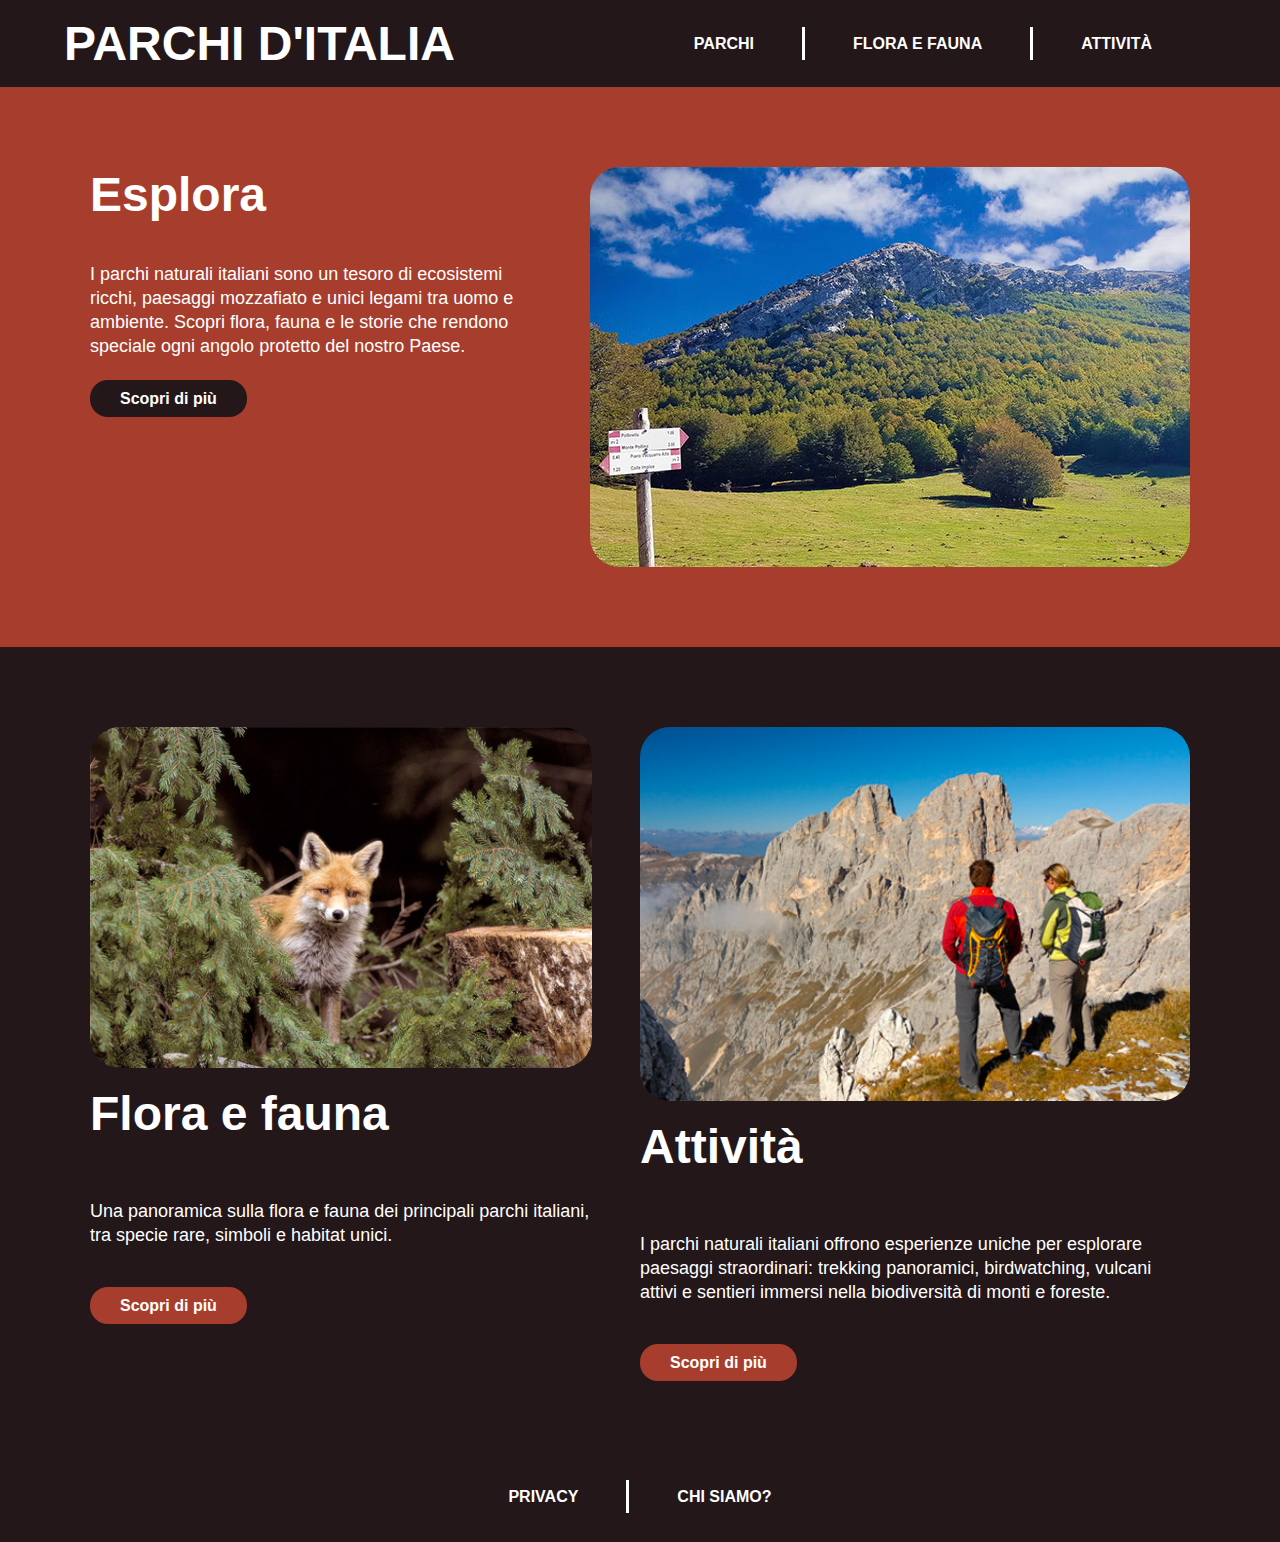
<file: index.html>
<!DOCTYPE html>
<html lang="en">
<head>
    <meta charset="UTF-8">
    <meta name="viewport" content="width=device-width, initial-scale=1.0">
    <title>Parchi d'Italia </title>
    <link rel="stylesheet" href="css/styles.css">
</head>
<body>
    <header>
            <nav> 
                <div class="divisorio">
                    <div>
                            <li><a class="home" href="#home">Parchi d'italia</a></li>
                    </div>
                    <div class="link">
                        <ul> 
                            <li><a class="bordino" href="Parchi.html">Parchi</a></li>
                            <li> <a class="bordino" href="Flora-e-fauna.html">Flora e fauna</a></li>
                            <li><a href="Attività.html">Attività</a></li>
                        </ul>
                    </div>
                </div>
            </nav>
    </header>
<main>
     <section>
        <div class="sezione flex">
            <div>
                <h1>Esplora</h1>
                <p>I parchi naturali italiani sono un tesoro di ecosistemi ricchi, paesaggi mozzafiato e unici legami tra uomo e ambiente. Scopri flora, fauna e le storie che rendono speciale ogni angolo protetto del nostro Paese.</p>
                <li><a class="marrone" href="Parchi.html">Scopri di più</a></li>
            </div >
            <img src="Immagni sito parchi d'Italia/Home.jpg" alt="">
        </div>
     </section>

     <section class="colorato">
        <div class="sezione flex">
            <div class="card">
                <img src="Immagni sito parchi d'Italia/Volpe.jpg" alt="">
                <h1>Flora e fauna</h1>
                <p>Una panoramica sulla flora e fauna dei principali parchi italiani, tra specie rare, simboli e habitat unici.</p>
                <li><a class="rosso" href="Flora-e-fauna.html">Scopri di più</a></li>
            </div>
            <div class="card">
                <img src="Immagni sito parchi d'Italia/attivitahome.jpg" alt="">
                <h1>Attività</h1>
                <p>I parchi naturali italiani offrono esperienze uniche per esplorare paesaggi straordinari: trekking panoramici, birdwatching, vulcani attivi e sentieri immersi nella biodiversità di monti e foreste.</p>
                <li><a class="rosso" href="Attività.html">Scopri di più</a></li>
            </div>
        </div>
    </section>  
</main>
</body>
<footer>       
    <div class="footernav">
        <ul class="link">
            <li><a class="bordino" href="">Privacy</a></li>
            <li><a href="">Chi siamo?</a></li>
        </ul>
    </div>
</footer>
</html>
</file>
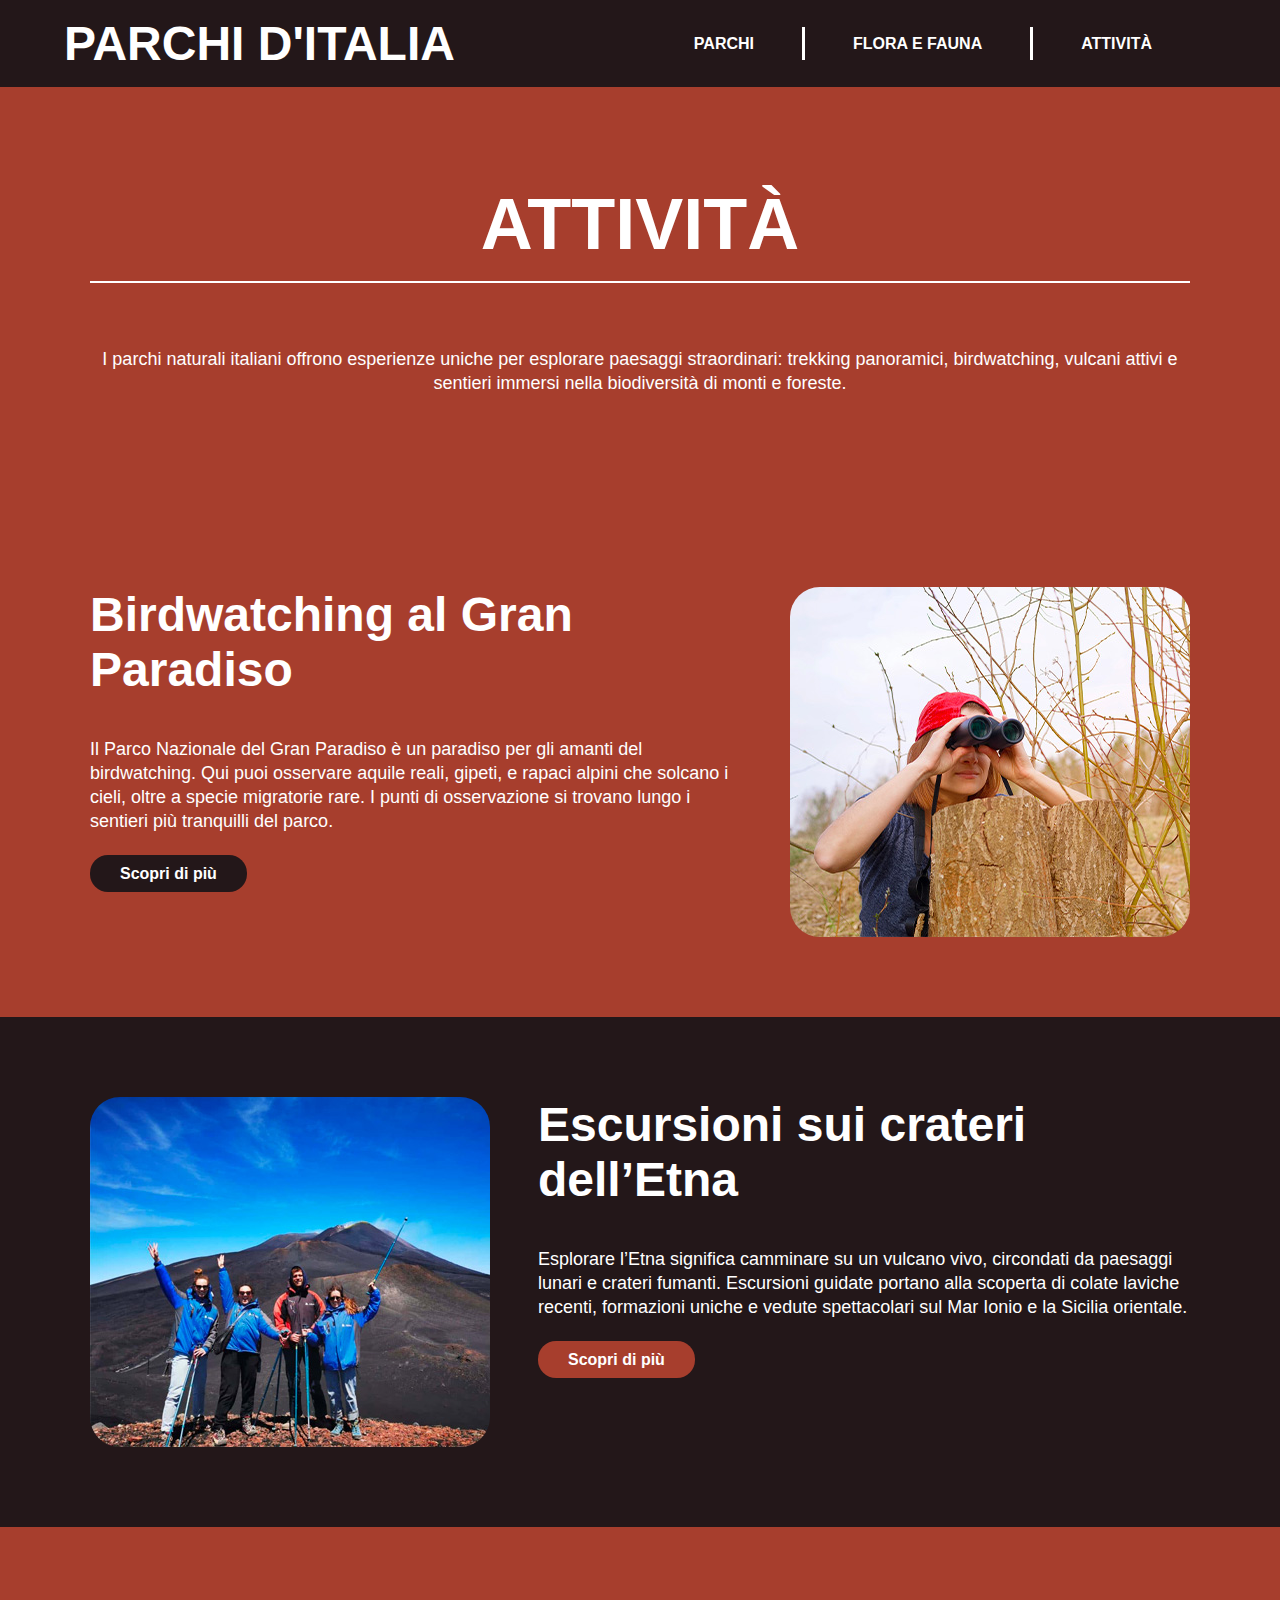
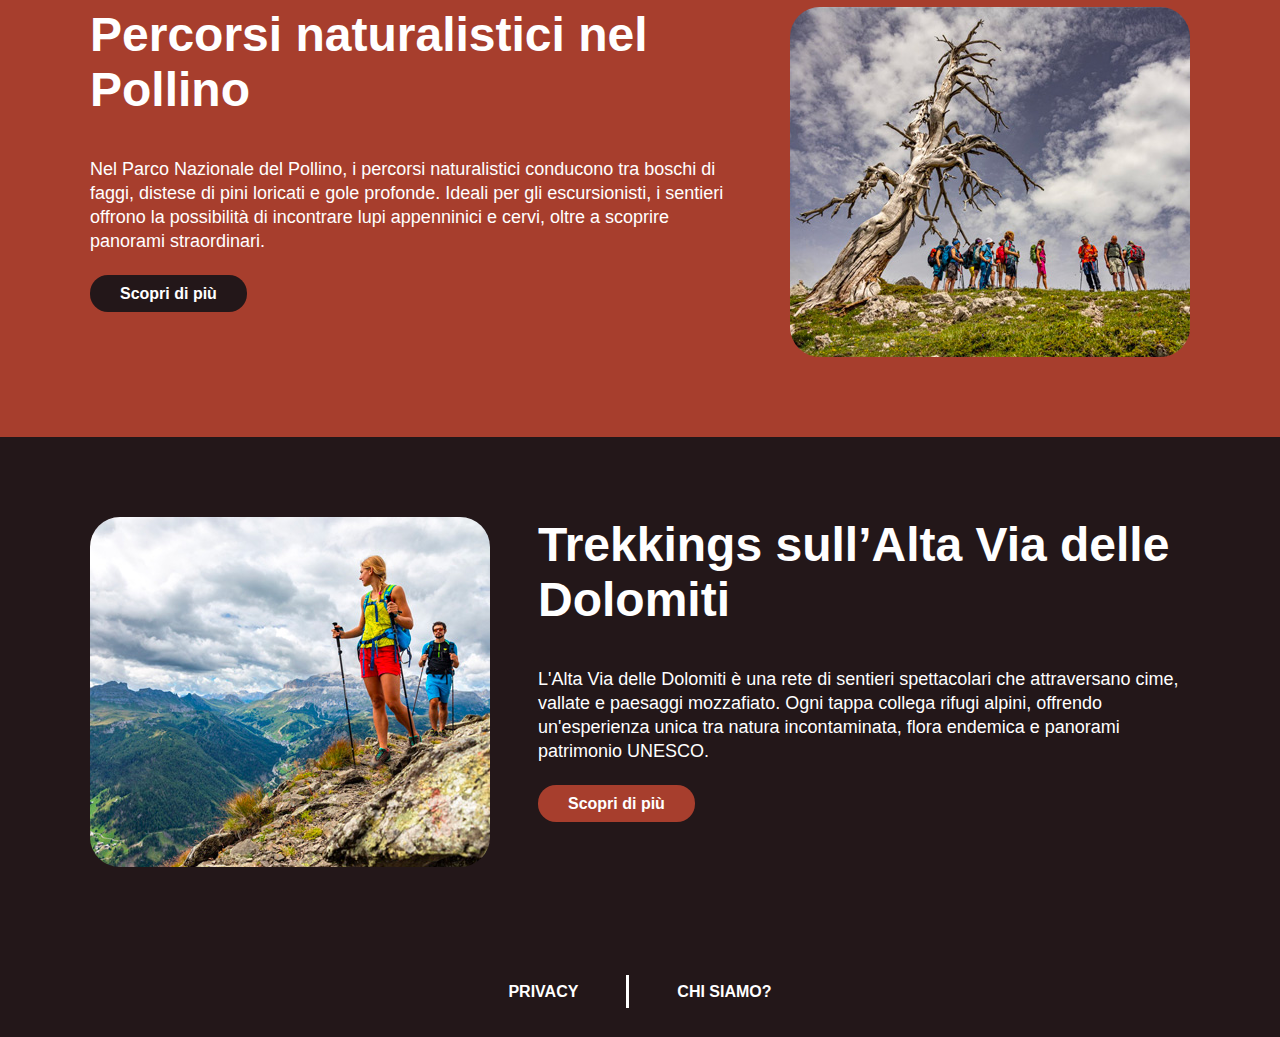
<file: Attività.html>
<!DOCTYPE html>
<html lang="en">
<head>
    <meta charset="UTF-8">
    <meta name="viewport" content="width=device-width, initial-scale=1.0">
    <title>Parchi d'Italia/Attività </title>
    <link rel="stylesheet" href="css/styles.css">

    <body>
        <header>
            <nav> 
                <div class="divisorio">
                    <div><li> <a class="home" href="index.html">Parchi d'italia</a></li></div>
                    <div class="link"><ul> 
                        <li><a class="bordino" href="Parchi.html">Parchi</a></li>
                        <li> <a class="bordino" href="Flora-e-fauna.html">Flora e fauna</a></li>
                        <li><a href="Attività.html">Attività</a></li>
                    </ul></div>
            </div>
            </nav>
    </header>
    <main>
        <Section>
            <div class="sezione hero">
                <h1 class="hero-title">ATTIVITÀ</h1>
                <div class="hero-descrizione">
            <p>I parchi naturali italiani offrono esperienze uniche per esplorare paesaggi straordinari: trekking panoramici, birdwatching, vulcani attivi e sentieri immersi nella biodiversità di monti e foreste.</p>
        </div> 
    </div>
    </Section>

    <section>
        <div class="sezione flex">
            <div>
                <h1>Birdwatching al Gran Paradiso</h1>
                <p>Il Parco Nazionale del Gran Paradiso è un paradiso per gli amanti del birdwatching. Qui puoi osservare aquile reali, gipeti, e rapaci alpini che solcano i cieli, oltre a specie migratorie rare. I punti di osservazione si trovano lungo i sentieri più tranquilli del parco.</p>
                <li><a class="marrone" href="Parco_1.html">Scopri di più</a></li>
            </div>
            <img src="Immagni sito parchi d'Italia/12.jpg" alt="">
             </div>
        </div>
    </section>

    <section class="colorato">
        <div class="sezione flex reverse">
            <div>
                <h1>Escursioni sui crateri dell’Etna</h1>
                <p>Esplorare l’Etna significa camminare su un vulcano vivo, circondati da paesaggi lunari e crateri fumanti. Escursioni guidate portano alla scoperta di colate laviche recenti, formazioni uniche e vedute spettacolari sul Mar Ionio e la Sicilia orientale.</p>
                <li><a class="rosso" href="Parco_2.html">Scopri di più</a></li>
            </div>
                <img src="Immagni sito parchi d'Italia/13.jpg" alt="">
            </div>
    </section>

    <section>
        <div class="sezione flex">
            <div>
                    <h1>Percorsi naturalistici nel Pollino</h1>
                    <p>Nel Parco Nazionale del Pollino, i percorsi naturalistici conducono tra boschi di faggi, distese di pini loricati e gole profonde. Ideali per gli escursionisti, i sentieri offrono la possibilità di incontrare lupi appenninici e cervi, oltre a scoprire panorami straordinari.</p>
                    <li><a class="marrone" href="Parco_3.html">Scopri di più</a></li>
                </div>
                    <img src="Immagni sito parchi d'Italia/14.jpg" alt="">
                </div>
            </div>
    </section>

    <section class="colorato">
        <div class="sezione flex reverse">
            <div>
            <h1>Trekkings sull’Alta Via delle Dolomiti</h1>
                <p>L'Alta Via delle Dolomiti è una rete di sentieri spettacolari che attraversano cime, vallate e paesaggi mozzafiato. Ogni tappa collega rifugi alpini, offrendo un'esperienza unica tra natura incontaminata, flora endemica e panorami patrimonio UNESCO.</p>
                <li><a class="rosso" href="Parco_4.html">Scopri di più</a></li>
            </div>
                <img src="Immagni sito parchi d'Italia/15.jpg" alt="">
            </div>
        </div>
    </section>
    </main>
    
    <footer>       
        <div class="footernav">
            <ul class="link">
                <li><a class="bordino" href="">Privacy</a></li>
                <li><a href="">Chi siamo?</a></li>
            </ul>
        </div>
    </footer>
</body>
</html>
    </body>
</file>
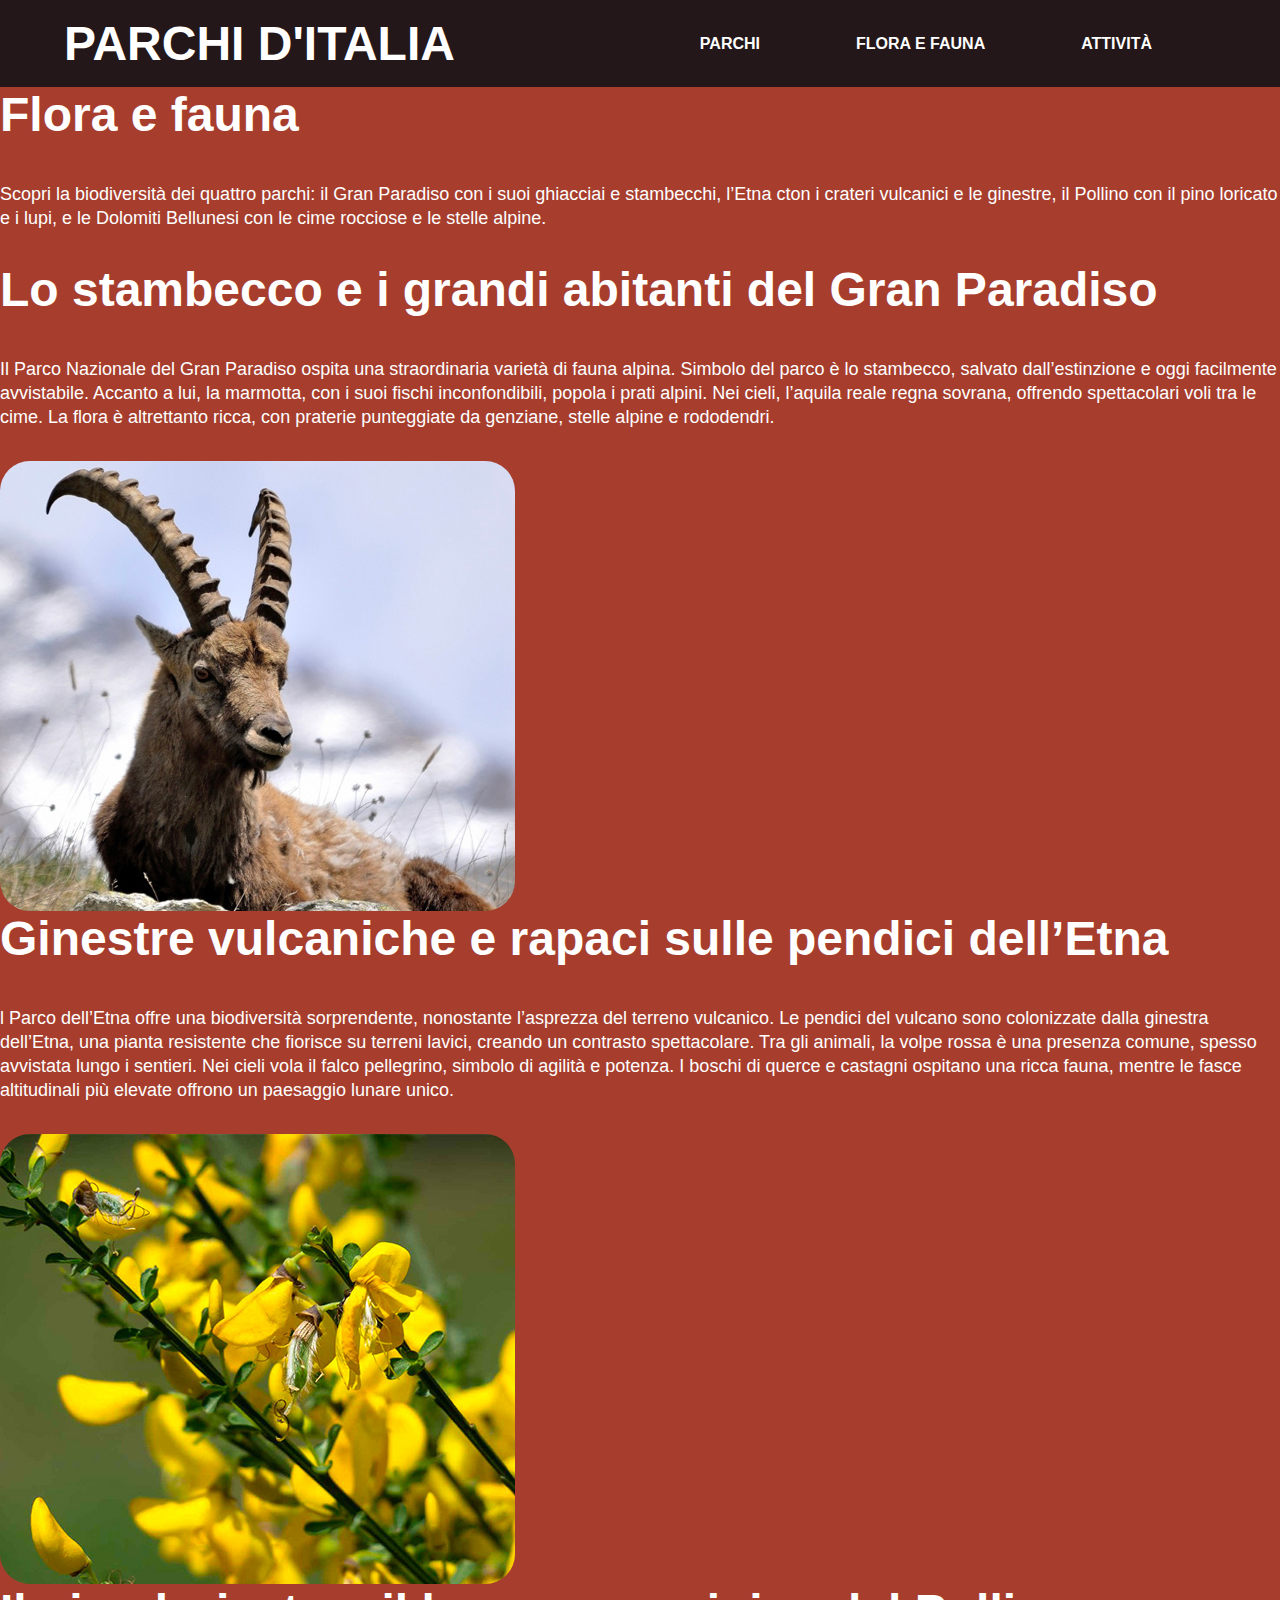
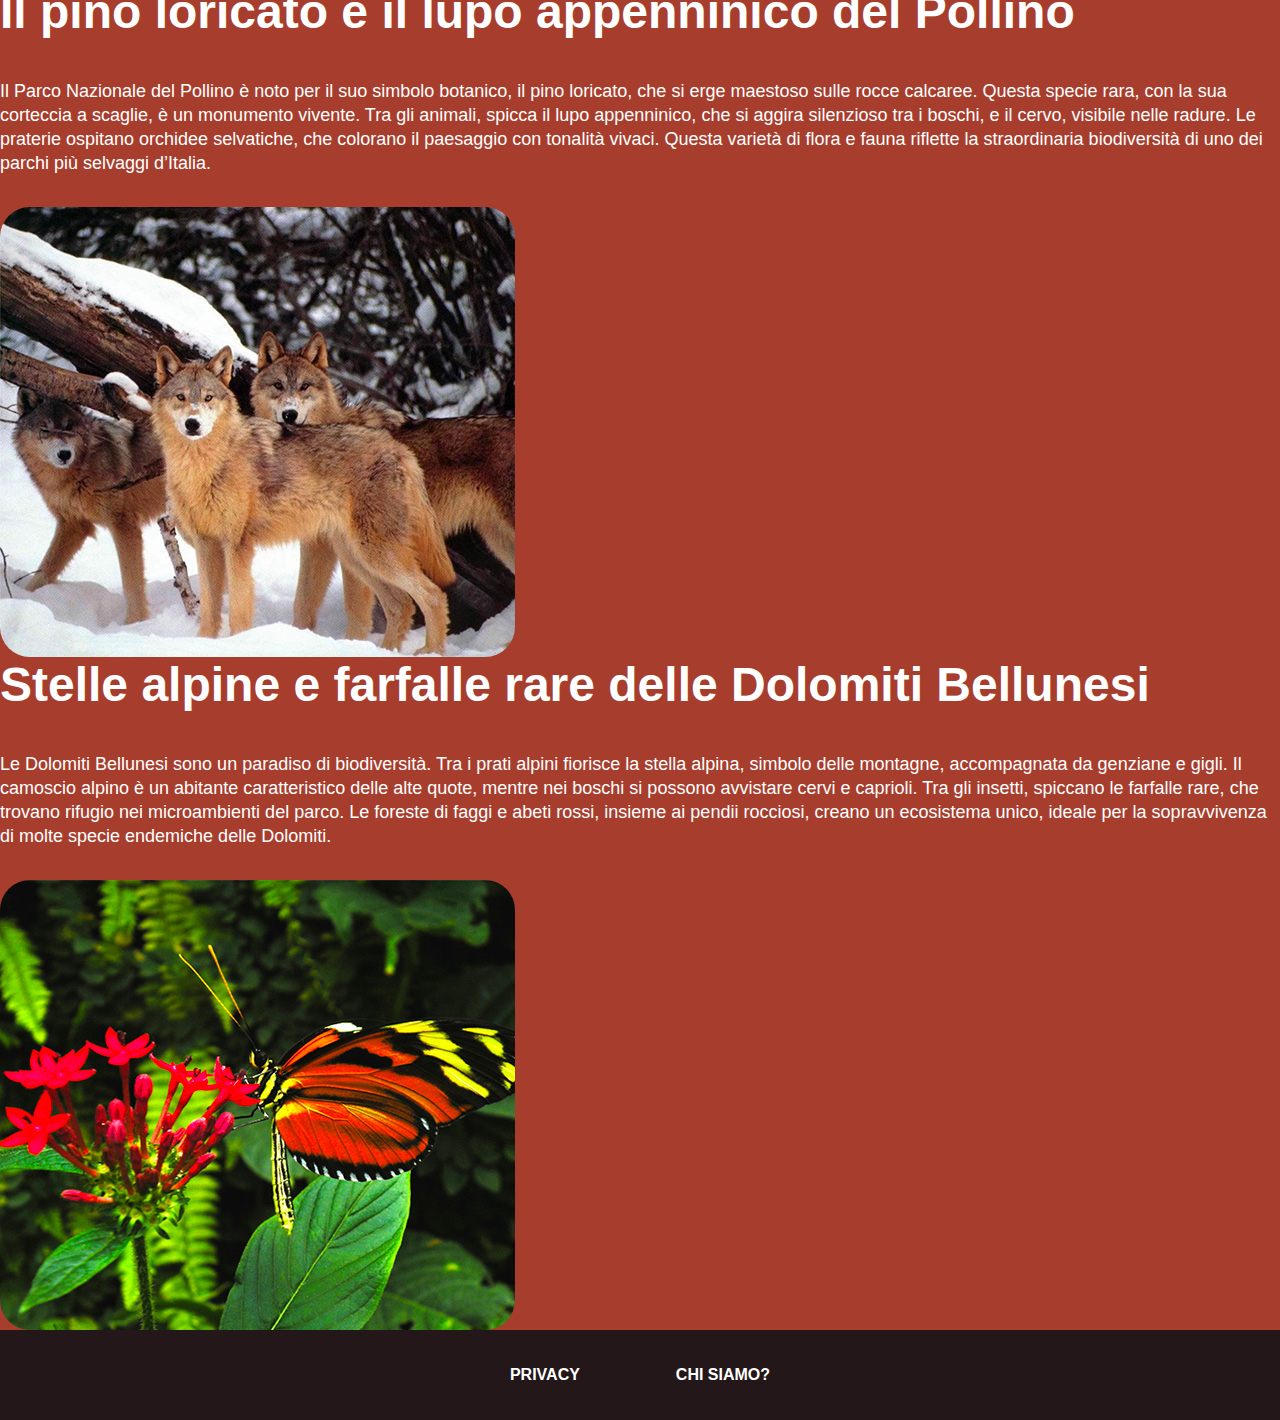
<file: Flora e fauna.html>
<!DOCTYPE html>
<html lang="en">
<head>
    <meta charset="UTF-8">
    <meta name="viewport" content="width=device-width, initial-scale=1.0">
    <title>Parchi d'Italia </title>
    <link rel="stylesheet" href="css/styles.css">

    <body>
        <header>
            <nav> 
                <div class="divisorio">
                <div> <ul><li> <a class="home" href="">Parchi d'italia</a></li></ul></div>
                <div class="link"><ul> 
                    <li><a class="giovanni" href="">Parchi</a></li>
                    <li> <a class="giovanni" href="">Flora e fauna</a></li>
                    <li><a href="">Attività</a></li>
                </ul></div>
            </div>
            </nav>
    </header>
    <main>
        <Section class="Intro">
            <h1>Flora e fauna</h1>
            <p>Scopri la biodiversità dei quattro parchi: il Gran Paradiso con i suoi ghiacciai e stambecchi, l’Etna cton i crateri vulcanici e le ginestre, il Pollino con il pino loricato e i lupi, e le Dolomiti Bellunesi con le cime rocciose e le stelle alpine.</p>
    </Section>

    <section class="Parco Nazionale del Gran Paradiso">
        <h1>Lo stambecco e i grandi abitanti del Gran Paradiso</h1>
        <p>Il Parco Nazionale del Gran Paradiso ospita una straordinaria varietà di fauna alpina. Simbolo del parco è lo stambecco, salvato dall’estinzione e oggi facilmente avvistabile. Accanto a lui, la marmotta, con i suoi fischi inconfondibili, popola i prati alpini. Nei cieli, l’aquila reale regna sovrana, offrendo spettacolari voli tra le cime. La flora è altrettanto ricca, con praterie punteggiate da genziane, stelle alpine e rododendri. </p>
       <div class="imgfloraefauna"> <img src="Immagni sito parchi d'Italia/1.jpg" alt=""></div>
    </section>

    <section class="Parco dell’Etna">
        <h1>Ginestre vulcaniche e rapaci sulle pendici dell’Etna</h1>
        <p>l Parco dell’Etna offre una biodiversità sorprendente, nonostante l’asprezza del terreno vulcanico. Le pendici del vulcano sono colonizzate dalla ginestra dell’Etna, una pianta resistente che fiorisce su terreni lavici, creando un contrasto spettacolare. Tra gli animali, la volpe rossa è una presenza comune, spesso avvistata lungo i sentieri. Nei cieli vola il falco pellegrino, simbolo di agilità e potenza. I boschi di querce e castagni ospitano una ricca fauna, mentre le fasce altitudinali più elevate offrono un paesaggio lunare unico.</p> 
        <div class="imgfloraefauna"><img src="Immagni sito parchi d'Italia/2.jpg" alt=""></div>
    </section>

    <section class="Parco Nazionale del Pollino">
        <h1>Il pino loricato e il lupo appenninico del Pollino</h1>
        <p>Il Parco Nazionale del Pollino è noto per il suo simbolo botanico, il pino loricato, che si erge maestoso sulle rocce calcaree. Questa specie rara, con la sua corteccia a scaglie, è un monumento vivente. Tra gli animali, spicca il lupo appenninico, che si aggira silenzioso tra i boschi, e il cervo, visibile nelle radure. Le praterie ospitano orchidee selvatiche, che colorano il paesaggio con tonalità vivaci. Questa varietà di flora e fauna riflette la straordinaria biodiversità di uno dei parchi più selvaggi d’Italia.</p>        
        <div class="imgfloraefauna"><img src="Immagni sito parchi d'Italia/3.jpg" alt=""></div>
    </section>

    <section class="Parco Nazionale delle Dolomiti Bellunesi">
        <h1>Stelle alpine e farfalle rare delle Dolomiti Bellunesi</h1>
        <p>Le Dolomiti Bellunesi sono un paradiso di biodiversità. Tra i prati alpini fiorisce la stella alpina, simbolo delle montagne, accompagnata da genziane e gigli. Il camoscio alpino è un abitante caratteristico delle alte quote, mentre nei boschi si possono avvistare cervi e caprioli. Tra gli insetti, spiccano le farfalle rare, che trovano rifugio nei microambienti del parco. Le foreste di faggi e abeti rossi, insieme ai pendii rocciosi, creano un ecosistema unico, ideale per la sopravvivenza di molte specie endemiche delle Dolomiti.</p>
        <div class="imgfloraefauna"><img src="Immagni sito parchi d'Italia/4.jpg" alt=""></div>
    </section>
    </main>
    
    <footer>       
        <div class="footernav">
            <ul class="link">
                <li><a class="giovanni" href="">Privacy</a></li>
                <li><a href="">Chi siamo?</a></li>
            </ul>
        </div>
    </footer>
</body>
</html>
    </body>
</file>
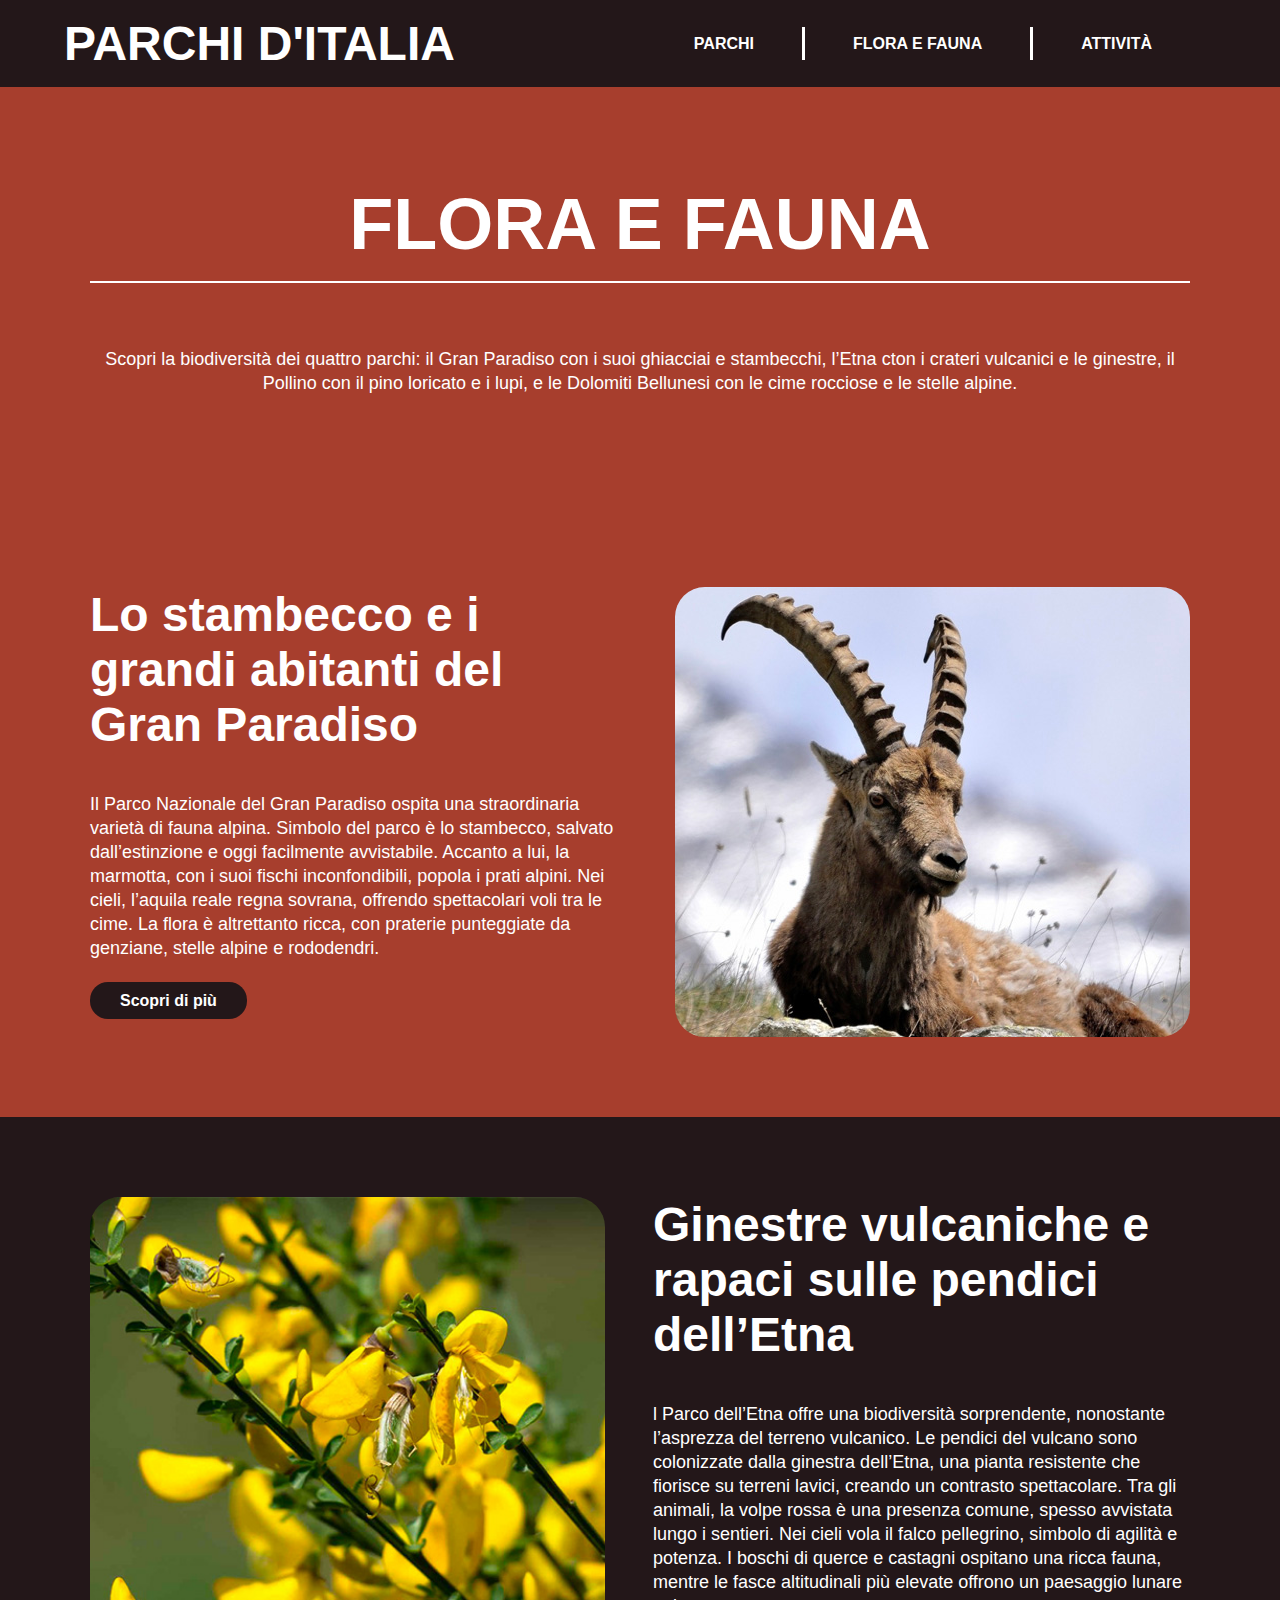
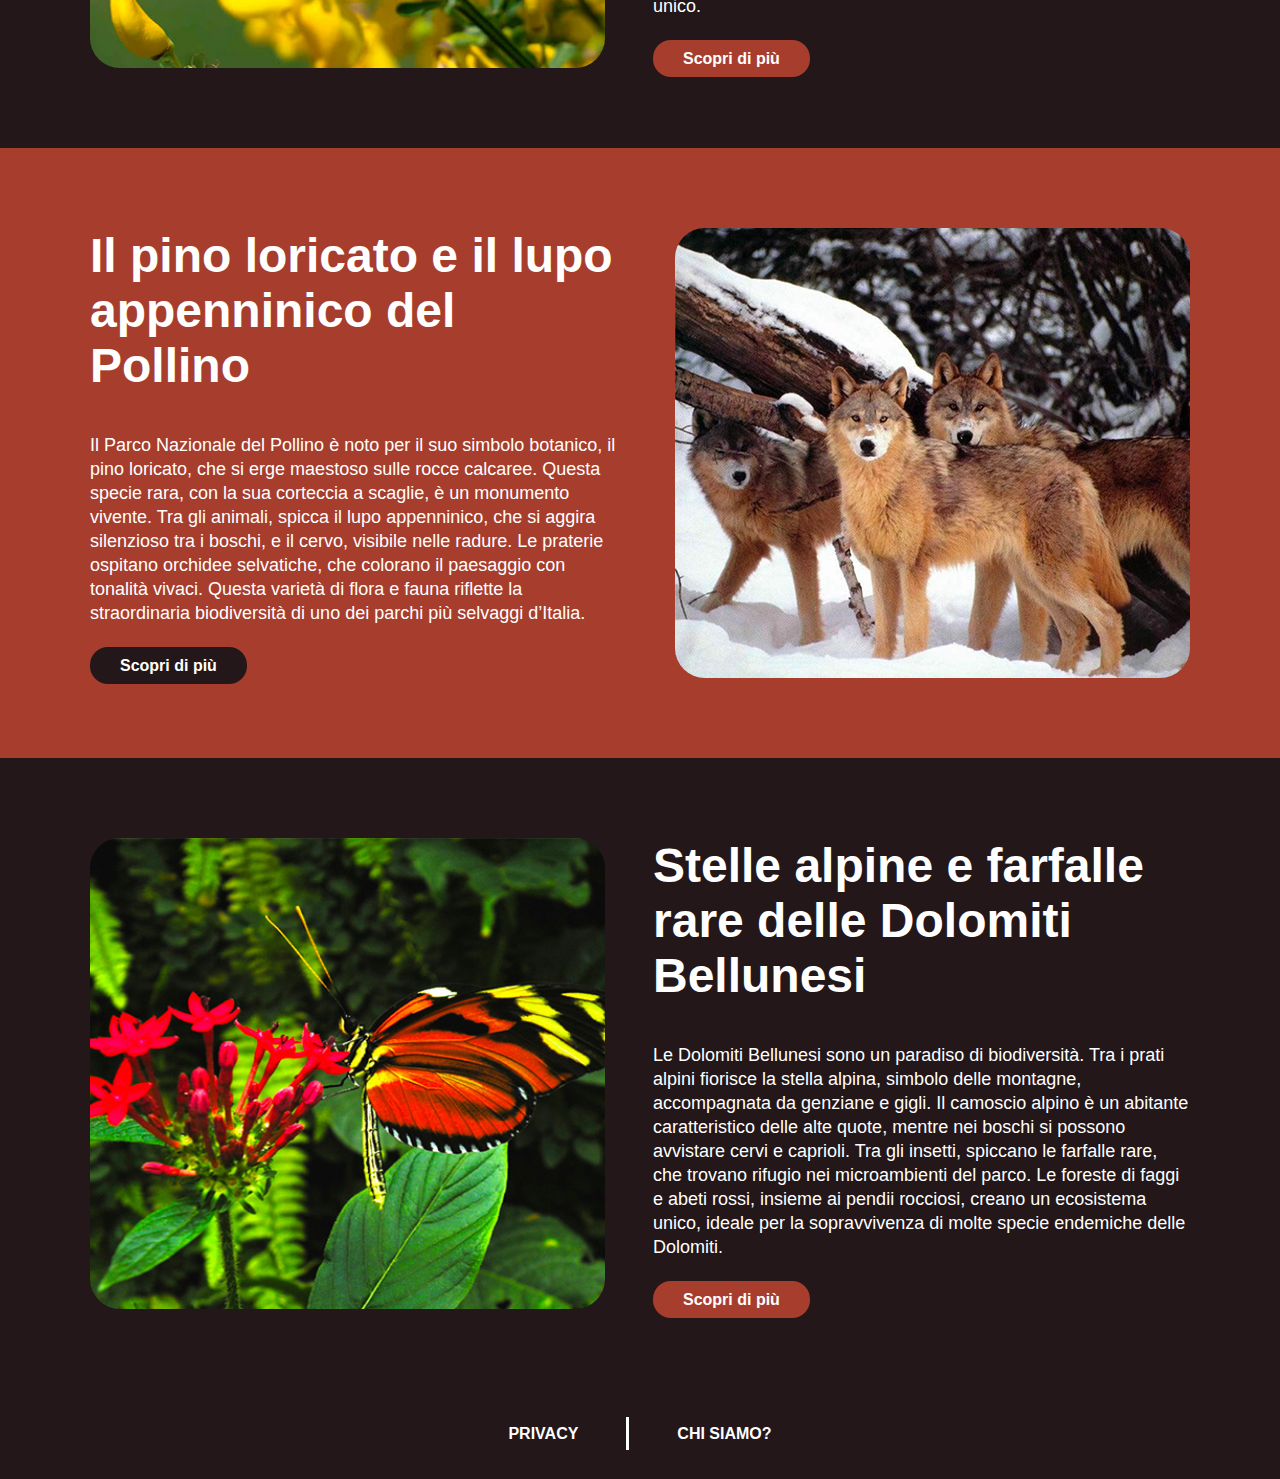
<file: Flora-e-fauna.html>
<!DOCTYPE html>
<html lang="en">
<head>
    <meta charset="UTF-8">
    <meta name="viewport" content="width=device-width, initial-scale=1.0">
    <title>Parchi d'Italia/Flora e fauna </title>
    <link rel="stylesheet" href="css/styles.css">

    <body>
        <header>
            <nav> 
                <div class="divisorio">
                    <div><li> <a class="home" href="index.html">Parchi d'italia</a></li></div>
                    <div class="link"><ul> 
                        <li><a class="bordino" href="Parchi.html">Parchi</a></li>
                        <li> <a class="bordino" href="Flora-e-fauna.html">Flora e fauna</a></li>
                        <li><a href="Attività.html">Attività</a></li>
                    </ul></div>
            </div>
            </nav>
    </header>
    <main>
        <Section>
            <div class="sezione hero">
                <h1 class="hero-title">FLORA E FAUNA</h1>
                <div class="hero-descrizione">
                    <p>Scopri la biodiversità dei quattro parchi: il Gran Paradiso con i suoi ghiacciai e stambecchi, l’Etna cton i crateri vulcanici e le ginestre, il Pollino con il pino loricato e i lupi, e le Dolomiti Bellunesi con le cime rocciose e le stelle alpine.</p>
                </div> 
            </div>
    </Section>

    <section>
        <div class="sezione flex">
           <div> 
                <h1>Lo stambecco e i grandi abitanti del Gran Paradiso</h1>
                <p>Il Parco Nazionale del Gran Paradiso ospita una straordinaria varietà di fauna alpina. Simbolo del parco è lo stambecco, salvato dall’estinzione e oggi facilmente avvistabile. Accanto a lui, la marmotta, con i suoi fischi inconfondibili, popola i prati alpini. Nei cieli, l’aquila reale regna sovrana, offrendo spettacolari voli tra le cime. La flora è altrettanto ricca, con praterie punteggiate da genziane, stelle alpine e rododendri. </p>
                <li><a class="marrone" href="Parco_1.html">Scopri di più</a></li>
            </div>
            <img src="Immagni sito parchi d'Italia/1.jpg" alt="">
        </div>
    </section>

    <section class="colorato">
        <div class="sezione flex reverse">
            <div>
                <h1>Ginestre vulcaniche e rapaci sulle pendici dell’Etna</h1>
                <p>l Parco dell’Etna offre una biodiversità sorprendente, nonostante l’asprezza del terreno vulcanico. Le pendici del vulcano sono colonizzate dalla ginestra dell’Etna, una pianta resistente che fiorisce su terreni lavici, creando un contrasto spettacolare. Tra gli animali, la volpe rossa è una presenza comune, spesso avvistata lungo i sentieri. Nei cieli vola il falco pellegrino, simbolo di agilità e potenza. I boschi di querce e castagni ospitano una ricca fauna, mentre le fasce altitudinali più elevate offrono un paesaggio lunare unico.</p> 
                <li><a class="rosso" href="Parco_2.html">Scopri di più</a></li>
            </div>
            <img src="Immagni sito parchi d'Italia/2.jpg" alt="">
        </div>
    </section>

    <section>
        <div class="sezione flex">
            <div>
                <h1>Il pino loricato e il lupo appenninico del Pollino</h1>
                <p>Il Parco Nazionale del Pollino è noto per il suo simbolo botanico, il pino loricato, che si erge maestoso sulle rocce calcaree. Questa specie rara, con la sua corteccia a scaglie, è un monumento vivente. Tra gli animali, spicca il lupo appenninico, che si aggira silenzioso tra i boschi, e il cervo, visibile nelle radure. Le praterie ospitano orchidee selvatiche, che colorano il paesaggio con tonalità vivaci. Questa varietà di flora e fauna riflette la straordinaria biodiversità di uno dei parchi più selvaggi d’Italia.</p>
                <li><a class="marrone" href="Parco_3.html">Scopri di più</a></li>
            </div>      
            <img src="Immagni sito parchi d'Italia/3.jpg" alt="">
        </div>
    </section>

    <section class="colorato">
        <div class="sezione flex reverse">
            <div>
            <h1>Stelle alpine e farfalle rare delle Dolomiti Bellunesi</h1>
            <p>Le Dolomiti Bellunesi sono un paradiso di biodiversità. Tra i prati alpini fiorisce la stella alpina, simbolo delle montagne, accompagnata da genziane e gigli. Il camoscio alpino è un abitante caratteristico delle alte quote, mentre nei boschi si possono avvistare cervi e caprioli. Tra gli insetti, spiccano le farfalle rare, che trovano rifugio nei microambienti del parco. Le foreste di faggi e abeti rossi, insieme ai pendii rocciosi, creano un ecosistema unico, ideale per la sopravvivenza di molte specie endemiche delle Dolomiti.</p>
            <li><a class="rosso" href="Parco_4.html">Scopri di più</a></li>
            </div>
            <img src="Immagni sito parchi d'Italia/4.jpg" alt="">
        </div>
    </section>
    </main>
    
    <footer>       
        <div class="footernav">
            <ul class="link">
                <li><a class="bordino" href="">Privacy</a></li>
                <li><a href="">Chi siamo?</a></li>
            </ul>
        </div>
    </footer>
</body>
</html>
    </body>
</file>
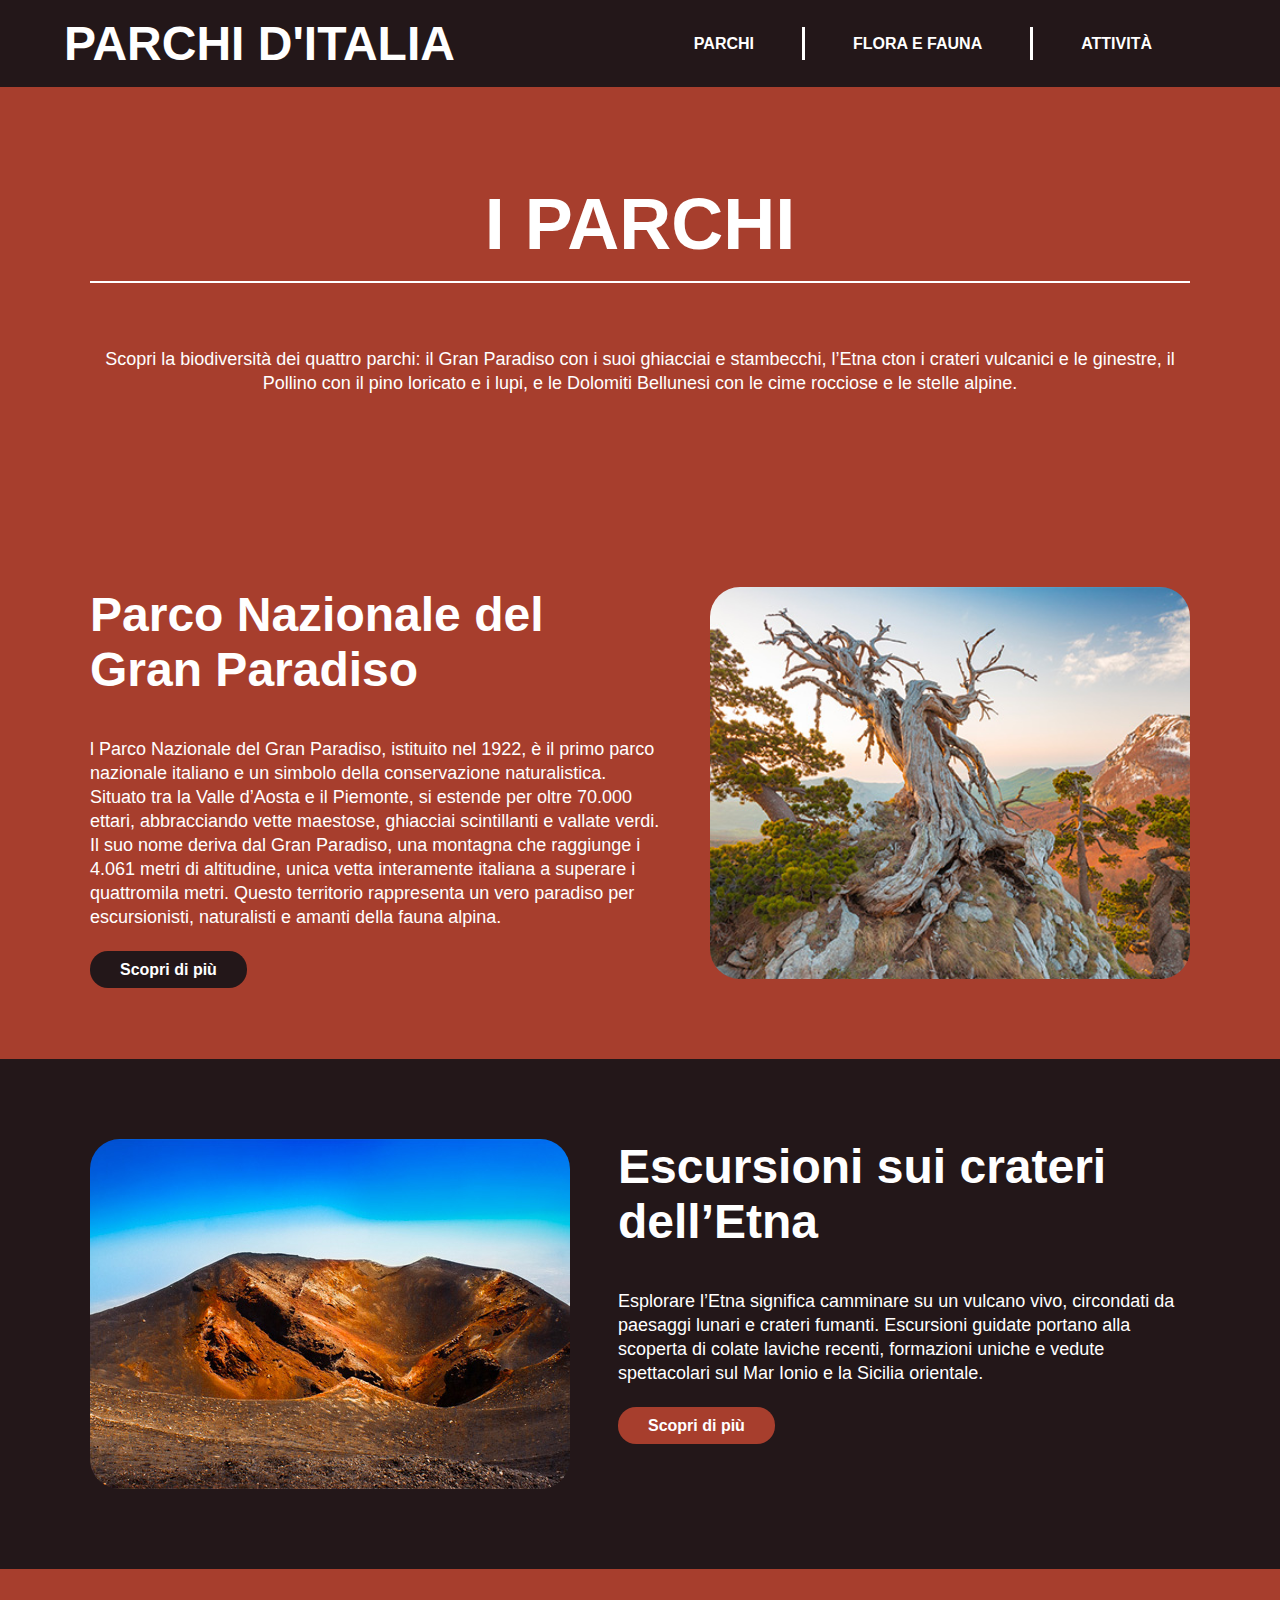
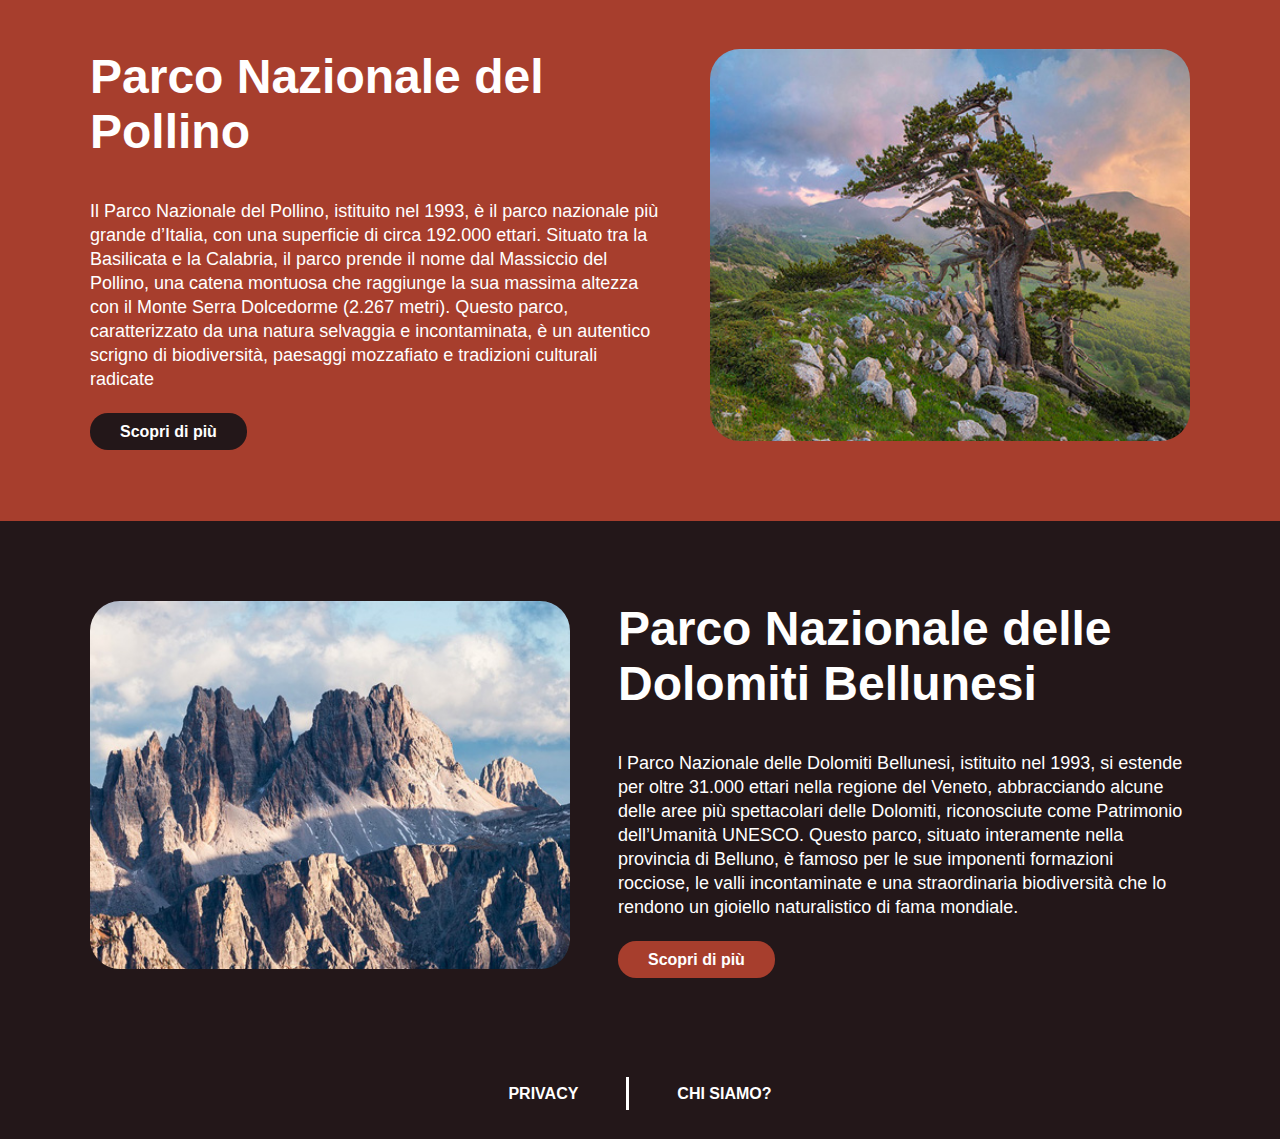
<file: Parchi.html>
<!DOCTYPE html>
<html lang="en">
<head>
    <meta charset="UTF-8">
    <meta name="viewport" content="width=device-width, initial-scale=1.0">
    <title>Parchi d'Italia </title>
    <link rel="stylesheet" href="css/styles.css">

    <body>
        <header>
            <nav> 
                <div class="divisorio">
                    <div><li> <a class="home" href="index.html">Parchi d'italia</a></li></div>
                    <div class="link"><ul> 
                        <li><a class="bordino" href="Parchi.html">Parchi</a></li>
                        <li> <a class="bordino" href="Flora-e-fauna.html">Flora e fauna</a></li>
                        <li><a href="Attività.html">Attività</a></li>
                    </ul></div>
            </div>
            </nav>
    </header>
    <main>
        <Section>
            <div class="sezione hero">
                <h1 class="hero-title">I PARCHI</h1>
                <div class="hero-descrizione">
            <P>Scopri la biodiversità dei quattro parchi: il Gran Paradiso con i suoi ghiacciai e stambecchi, l’Etna cton i crateri vulcanici e le ginestre, il Pollino con il pino loricato e i lupi, e le Dolomiti Bellunesi con le cime rocciose e le stelle alpine.
            </P>
        </div> 
    </div>
    </Section>

    <section>
        <div class="sezione flex">
            <div>
                <h1>Parco Nazionale del Gran Paradiso</h1>
                <p>l Parco Nazionale del Gran Paradiso, istituito nel 1922, è il primo parco nazionale italiano e un simbolo della conservazione naturalistica. Situato tra la Valle d’Aosta e il Piemonte, si estende per oltre 70.000 ettari, abbracciando vette maestose, ghiacciai scintillanti e vallate verdi. Il suo nome deriva dal Gran Paradiso, una montagna che raggiunge i 4.061 metri di altitudine, unica vetta interamente italiana a superare i quattromila metri. Questo territorio rappresenta un vero paradiso per escursionisti, naturalisti e amanti della fauna alpina.</p>
                <li><a class="marrone" href="Parco_1.html">Scopri di più</a></li>
            </div>
            <img src="Immagni sito parchi d'Italia/8.jpg" alt="">
             </div>
        </div>
    </section>

        <section class="colorato">
        <div class="sezione flex reverse">
            <div>
                <h1>Escursioni sui crateri dell’Etna</h1>
                <p>Esplorare l’Etna significa camminare su un vulcano vivo, circondati da paesaggi lunari e crateri fumanti. Escursioni guidate portano alla scoperta di colate laviche recenti, formazioni uniche e vedute spettacolari sul Mar Ionio e la Sicilia orientale.</p>
                <li><a class="rosso" href="Parco_2.html">Scopri di più</a></li>
            </div>
                <img src="Immagni sito parchi d'Italia/9.jpg" alt="">
            </div>
    </section>
    
    <section>
        <div class="sezione flex">
            <div>
                <h1>Parco Nazionale del Pollino</h1>
                <p>Il Parco Nazionale del Pollino, istituito nel 1993, è il parco nazionale più grande d’Italia, con una superficie di circa 192.000 ettari. Situato tra la Basilicata e la Calabria, il parco prende il nome dal Massiccio del Pollino, una catena montuosa che raggiunge la sua massima altezza con il Monte Serra Dolcedorme (2.267 metri). Questo parco, caratterizzato da una natura selvaggia e incontaminata, è un autentico scrigno di biodiversità, paesaggi mozzafiato e tradizioni culturali radicate</p>
                <li><a class="marrone" href="Parco_3.html">Scopri di più</a></li>
            </div>
            <img src="Immagni sito parchi d'Italia/10.jpg" alt="">
             </div>
        </div>
    </section>
   
    <section class="colorato">
        <div class="sezione flex reverse">
            <div>
                <h1>Parco Nazionale delle Dolomiti Bellunesi</h1>
                <p>l Parco Nazionale delle Dolomiti Bellunesi, istituito nel 1993, si estende per oltre 31.000 ettari nella regione del Veneto, abbracciando alcune delle aree più spettacolari delle Dolomiti, riconosciute come Patrimonio dell’Umanità UNESCO. Questo parco, situato interamente nella provincia di Belluno, è famoso per le sue imponenti formazioni rocciose, le valli incontaminate e una straordinaria biodiversità che lo rendono un gioiello naturalistico di fama mondiale.</p>
                <li><a class="rosso" href="Parco_4.html">Scopri di più</a></li>
            </div>
                <img src="Immagni sito parchi d'Italia/11.jpg" alt="">
            </div>
    </section>
    </main>
    
    <footer>       
        <div class="footernav">
            <ul class="link">
                <li><a class="bordino" href="">Privacy</a></li>
                <li><a href="">Chi siamo?</a></li>
            </ul>
        </div>
    </footer>
</body>
</html>
    </body>
</file>
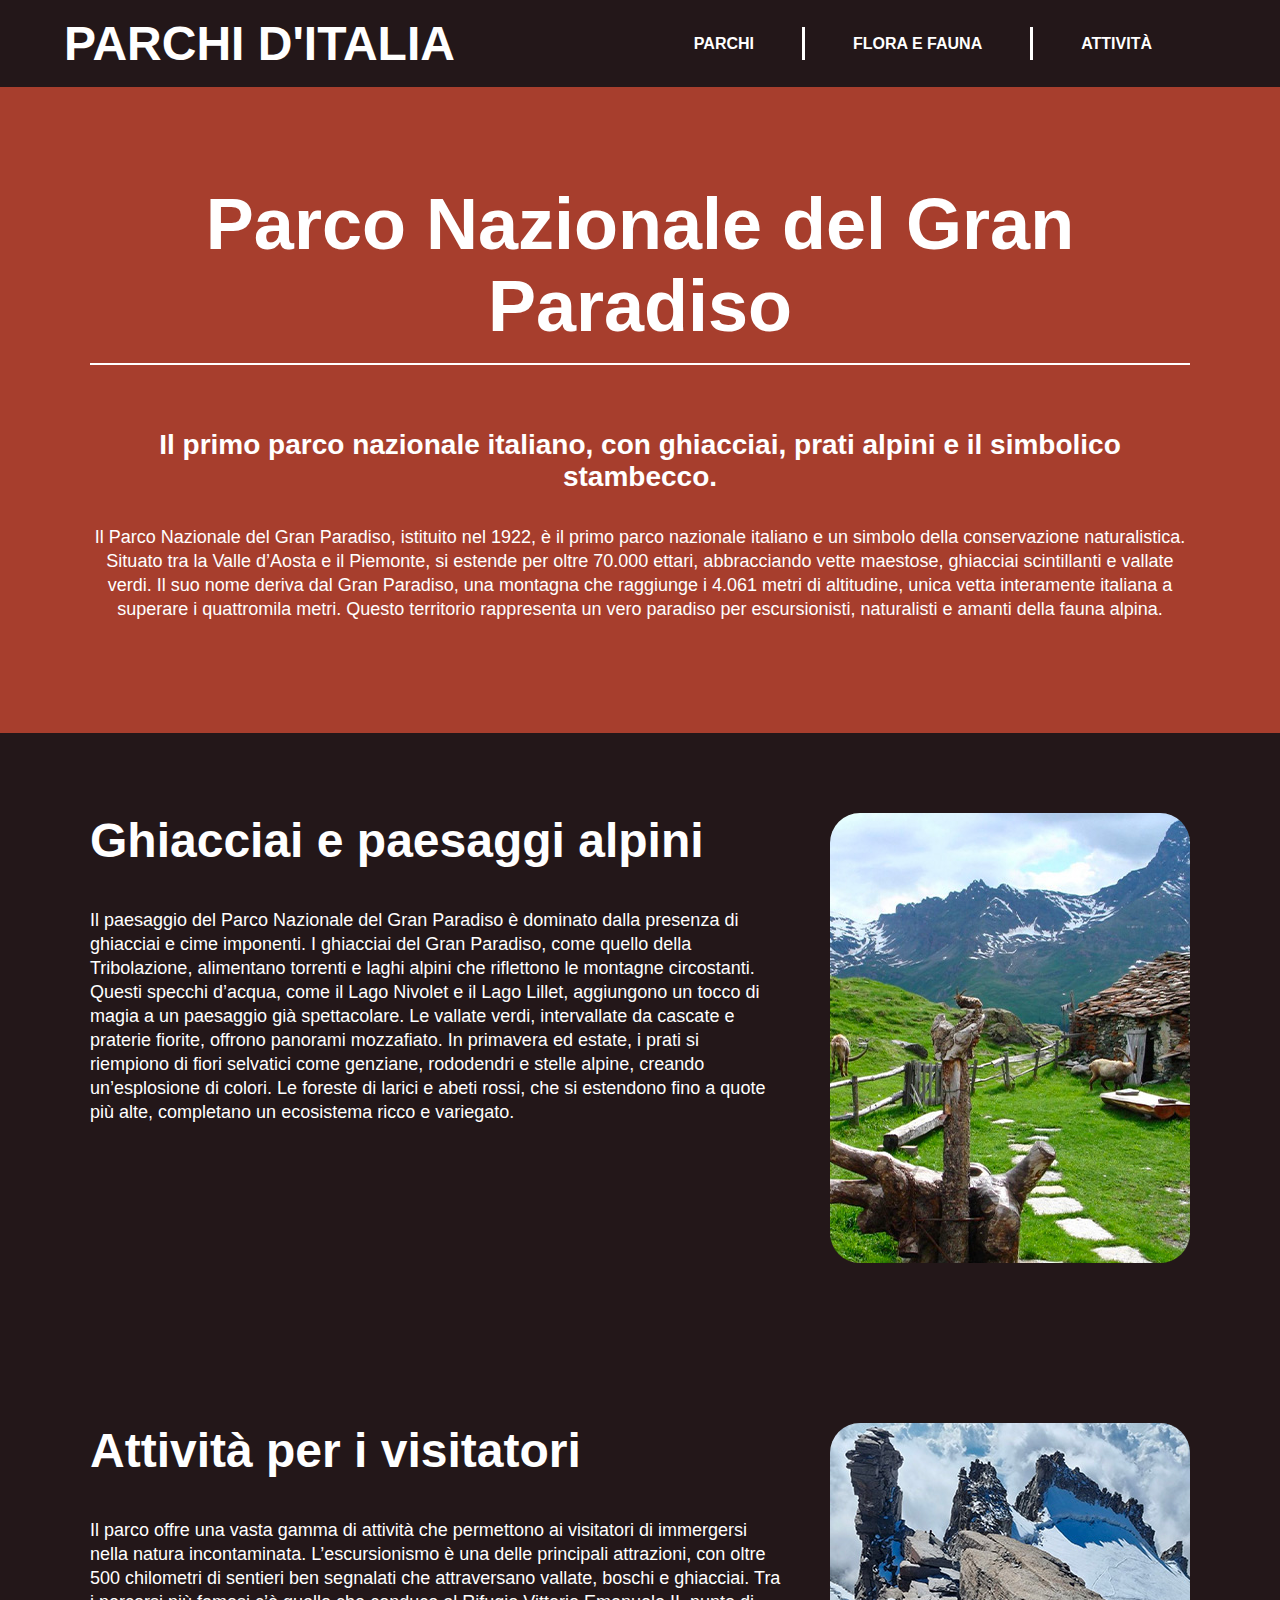
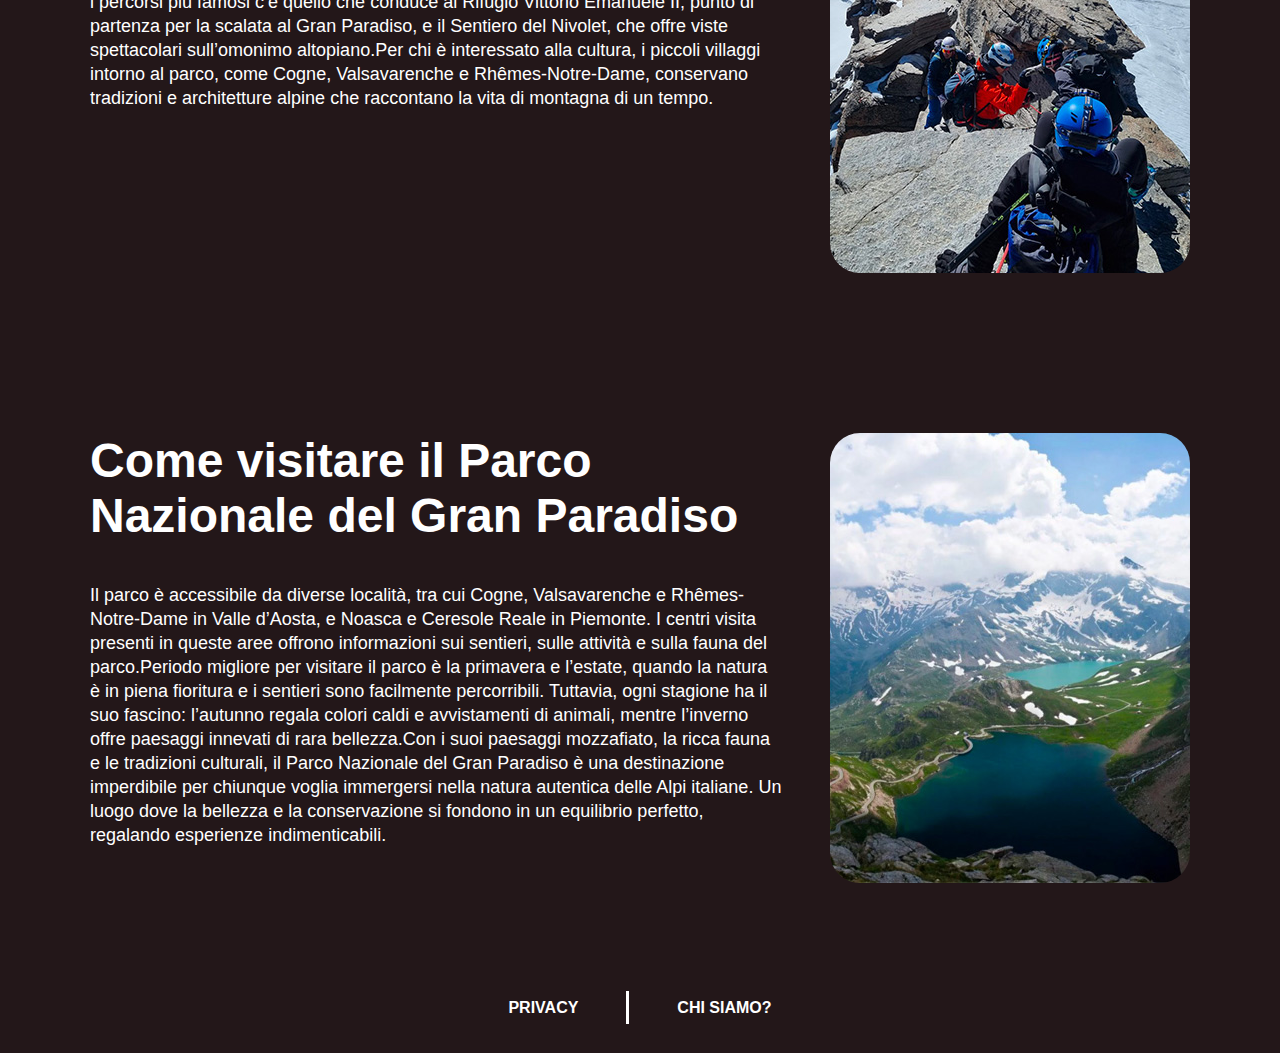
<file: Parco_1.html>
<!DOCTYPE html>
<html lang="en">
<head>
    <meta charset="UTF-8">
    <meta name="viewport" content="width=device-width, initial-scale=1.0">
    <title>Parchi d'Italia </title>
    <link rel="stylesheet" href="css/styles.css">

<body>
    <header>
        <nav> 
            <div class="divisorio">
                <div><li> <a class="home" href="index.html">Parchi d'italia</a></li></div>
                <div class="link"><ul> 
                    <li><a class="bordino" href="Parchi.html">Parchi</a></li>
                    <li> <a class="bordino" href="Flora-e-fauna.html">Flora e fauna</a></li>
                    <li><a href="Attività.html">Attività</a></li>
                </ul></div>
        </div>
        </nav>
    </header>
    <main>
        <section>
            <div class="sezione hero">
                <h1 class="hero-title">Parco Nazionale del Gran Paradiso</h1>
                <div class="hero-descrizione">
                    <h2>Il primo parco nazionale italiano, con ghiacciai, prati alpini e il simbolico stambecco.</h2>
                    <p>Il Parco Nazionale del Gran Paradiso, istituito nel 1922, è il primo parco nazionale italiano e un simbolo della conservazione naturalistica. Situato tra la Valle d’Aosta e il Piemonte, si estende per oltre 70.000 ettari, abbracciando vette maestose, ghiacciai scintillanti e vallate verdi. Il suo nome deriva dal Gran Paradiso, una montagna che raggiunge i 4.061 metri di altitudine, unica vetta interamente italiana a superare i quattromila metri. Questo territorio rappresenta un vero paradiso per escursionisti, naturalisti e amanti della fauna alpina.</p>
                </div>
            </div>
        </section>

        <section class="colorato">
            <div class="sezione flex">
                <div> 
                    <h1>Ghiacciai e paesaggi alpini</h1>
                    <p>Il paesaggio del Parco Nazionale del Gran Paradiso è dominato dalla presenza di ghiacciai e cime imponenti. I ghiacciai del Gran Paradiso, come quello della Tribolazione, alimentano torrenti e laghi alpini che riflettono le montagne circostanti. Questi specchi d’acqua, come il Lago Nivolet e il Lago Lillet, aggiungono un tocco di magia a un paesaggio già spettacolare.
                    Le vallate verdi, intervallate da cascate e praterie fiorite, offrono panorami mozzafiato. In primavera ed estate, i prati si riempiono di fiori selvatici come genziane, rododendri e stelle alpine, creando un’esplosione di colori. Le foreste di larici e abeti rossi, che si estendono fino a quote più alte, completano un ecosistema ricco e variegato.</p>
                </div>
                <img src="Immagni sito parchi d'Italia/17.jpg" alt="">
            </div>
        </section>

        <section class="colorato">
            <div class="sezione flex">
                <div> 
                    <h1>Attività per i visitatori</h1>
                    <p>Il parco offre una vasta gamma di attività che permettono ai visitatori di immergersi nella natura incontaminata. L’escursionismo è una delle principali attrazioni, con oltre 500 chilometri di sentieri ben segnalati che attraversano vallate, boschi e ghiacciai. Tra i percorsi più famosi c’è quello che conduce al Rifugio Vittorio Emanuele II, punto di partenza per la scalata al Gran Paradiso, e il Sentiero del Nivolet, che offre viste spettacolari sull’omonimo altopiano.Per chi è interessato alla cultura, i piccoli villaggi intorno al parco, come Cogne, Valsavarenche e Rhêmes-Notre-Dame, conservano tradizioni e architetture alpine che raccontano la vita di montagna di un tempo.</p>
                </div>
                <img src="Immagni sito parchi d'Italia/18.jpg" alt="">
            </div>
        </section>

        <section class="colorato">
            <div class="sezione flex">
                <div> 
                    <h1>Come visitare il Parco Nazionale del Gran Paradiso</h1>
                    <p>Il parco è accessibile da diverse località, tra cui Cogne, Valsavarenche e Rhêmes-Notre-Dame in Valle d’Aosta, e Noasca e Ceresole Reale in Piemonte. I centri visita presenti in queste aree offrono informazioni sui sentieri, sulle attività e sulla fauna del parco.Periodo migliore per visitare il parco è la primavera e l’estate, quando la natura è in piena fioritura e i sentieri sono facilmente percorribili. Tuttavia, ogni stagione ha il suo fascino: l’autunno regala colori caldi e avvistamenti di animali, mentre l’inverno offre paesaggi innevati di rara bellezza.Con i suoi paesaggi mozzafiato, la ricca fauna e le tradizioni culturali, il Parco Nazionale del Gran Paradiso è una destinazione imperdibile per chiunque voglia immergersi nella natura autentica delle Alpi italiane. Un luogo dove la bellezza e la conservazione si fondono in un equilibrio perfetto, regalando esperienze indimenticabili.</p>
                </div>
                <img src="Immagni sito parchi d'Italia/19.jpg" alt="">
            </div>
        </section>
    </main>

    <footer>       
        <div class="footernav">
            <ul class="link">
                <li><a class="bordino" href="">Privacy</a></li>
                <li><a href="">Chi siamo?</a></li>
            </ul>
        </div>
    </footer>
</body>
</html>
    </body>
</file>
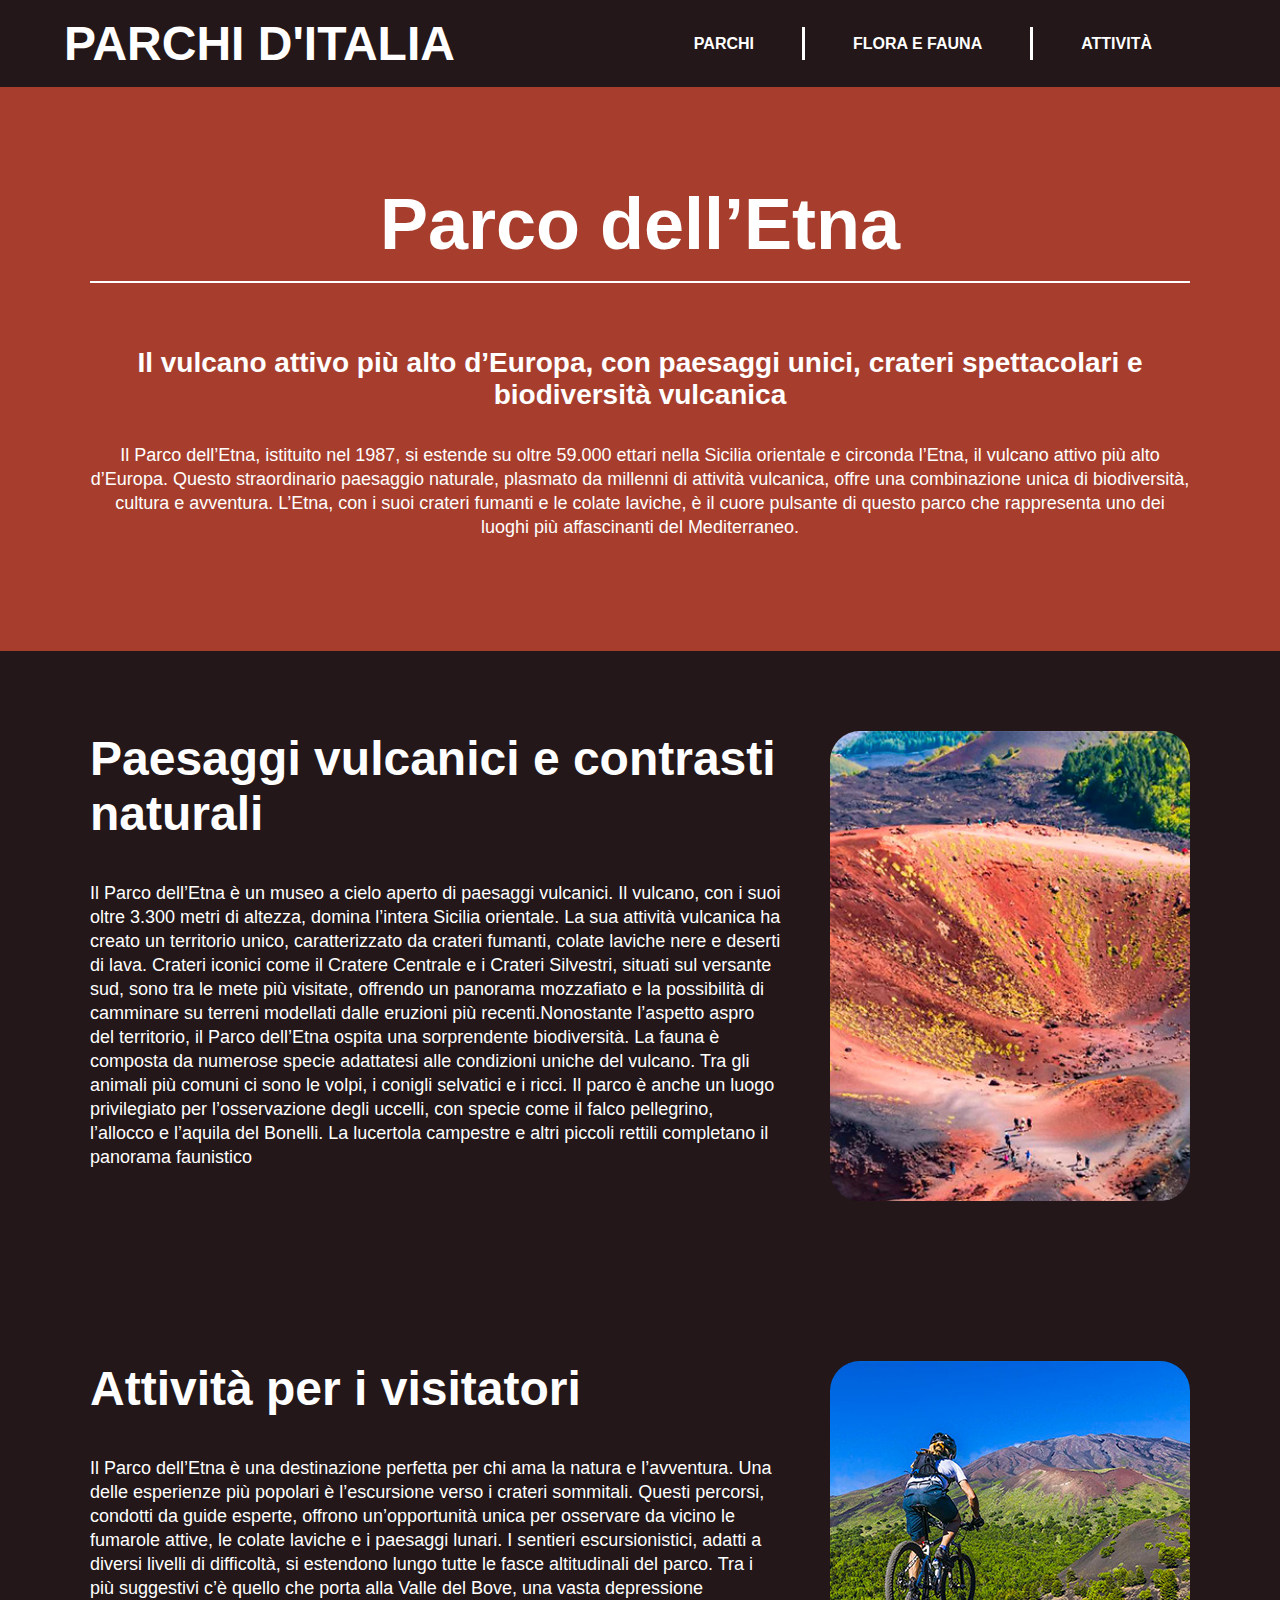
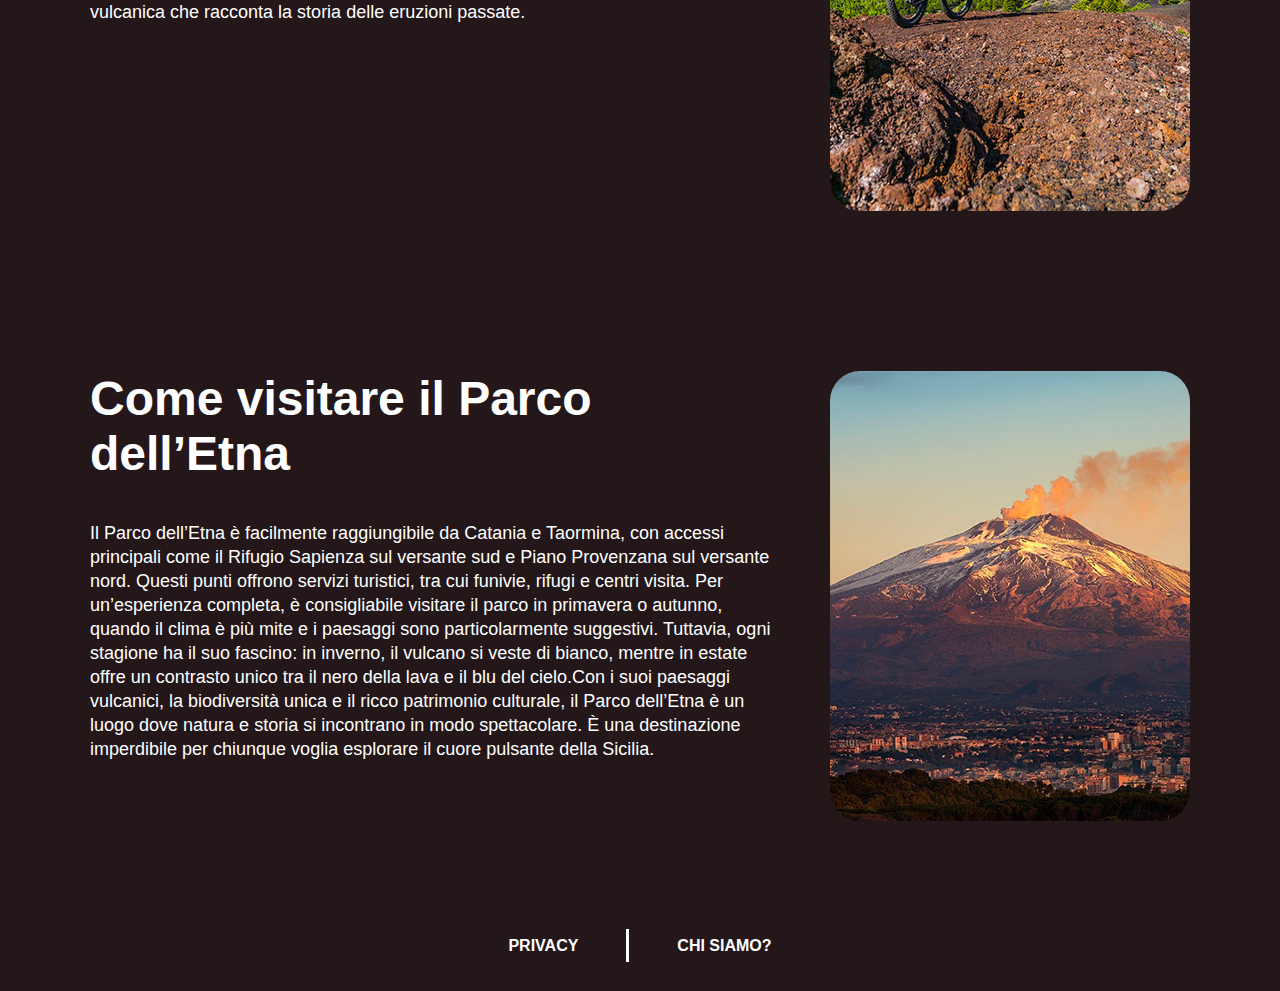
<file: Parco_2.html>
<!DOCTYPE html>
<html lang="en">
<head>
    <meta charset="UTF-8">
    <meta name="viewport" content="width=device-width, initial-scale=1.0">
    <title>Parchi d'Italia </title>
    <link rel="stylesheet" href="css/styles.css">

    <body>
        <header>
            <nav> 
                <div class="divisorio">
                    <div><li> <a class="home" href="index.html">Parchi d'italia</a></li></div>
                    <div class="link"><ul> 
                        <li><a class="bordino" href="Parchi.html">Parchi</a></li>
                        <li> <a class="bordino" href="Flora-e-fauna.html">Flora e fauna</a></li>
                        <li><a href="Attività.html">Attività</a></li>
                    </ul></div>
            </div>
            </nav>
    </header>

    <main>
        <section>
            <div class="sezione hero">
                <h1 class="hero-title">Parco dell’Etna</h1>
                <div class="hero-descrizione">
                    <h2>Il vulcano attivo più alto d’Europa, con paesaggi unici, crateri spettacolari e biodiversità vulcanica</h2>
                    <p>Il Parco dell’Etna, istituito nel 1987, si estende su oltre 59.000 ettari nella Sicilia orientale e circonda l’Etna, il vulcano attivo più alto d’Europa. Questo straordinario paesaggio naturale, plasmato da millenni di attività vulcanica, offre una combinazione unica di biodiversità, cultura e avventura. L’Etna, con i suoi crateri fumanti e le colate laviche, è il cuore pulsante di questo parco che rappresenta uno dei luoghi più affascinanti del Mediterraneo.</p>
                </div>
            </div>
        </section>

        <section class="colorato">
            <div class="sezione flex">
                <div> 
                    <h1>Paesaggi vulcanici e contrasti naturali</h1>
                    <p>Il Parco dell’Etna è un museo a cielo aperto di paesaggi vulcanici. Il vulcano, con i suoi oltre 3.300 metri di altezza, domina l’intera Sicilia orientale. La sua attività vulcanica ha creato un territorio unico, caratterizzato da crateri fumanti, colate laviche nere e deserti di lava. Crateri iconici come il Cratere Centrale e i Crateri Silvestri, situati sul versante sud, sono tra le mete più visitate, offrendo un panorama mozzafiato e la possibilità di camminare su terreni modellati dalle eruzioni più recenti.Nonostante l’aspetto aspro del territorio, il Parco dell’Etna ospita una sorprendente biodiversità. La fauna è composta da numerose specie adattatesi alle condizioni uniche del vulcano. Tra gli animali più comuni ci sono le volpi, i conigli selvatici e i ricci. Il parco è anche un luogo privilegiato per l’osservazione degli uccelli, con specie come il falco pellegrino, l’allocco e l’aquila del Bonelli. La lucertola campestre e altri piccoli rettili completano il panorama faunistico</p>
                </div>
                <img src="Immagni sito parchi d'Italia/21.jpg" alt="">
            </div>
        </section>


        <section class="colorato">
            <div class="sezione flex">
                <div> 
                    <h1>Attività per i visitatori</h1>
                    <p>Il Parco dell’Etna è una destinazione perfetta per chi ama la natura e l’avventura. Una delle esperienze più popolari è l’escursione verso i crateri sommitali. Questi percorsi, condotti da guide esperte, offrono un’opportunità unica per osservare da vicino le fumarole attive, le colate laviche e i paesaggi lunari. I sentieri escursionistici, adatti a diversi livelli di difficoltà, si estendono lungo tutte le fasce altitudinali del parco. Tra i più suggestivi c’è quello che porta alla Valle del Bove, una vasta depressione vulcanica che racconta la storia delle eruzioni passate.</p>
                </div>
                <img src="Immagni sito parchi d'Italia/22.jpg" alt="">
            </div>
        </section>

        <section class="colorato">
            <div class="sezione flex">
                <div> 
                    <h1>Come visitare il Parco dell’Etna</h1>
                    <p>Il Parco dell’Etna è facilmente raggiungibile da Catania e Taormina, con accessi principali come il Rifugio Sapienza sul versante sud e Piano Provenzana sul versante nord. Questi punti offrono servizi turistici, tra cui funivie, rifugi e centri visita. Per un’esperienza completa, è consigliabile visitare il parco in primavera o autunno, quando il clima è più mite e i paesaggi sono particolarmente suggestivi. Tuttavia, ogni stagione ha il suo fascino: in inverno, il vulcano si veste di bianco, mentre in estate offre un contrasto unico tra il nero della lava e il blu del cielo.Con i suoi paesaggi vulcanici, la biodiversità unica e il ricco patrimonio culturale, il Parco dell’Etna è un luogo dove natura e storia si incontrano in modo spettacolare. È una destinazione imperdibile per chiunque voglia esplorare il cuore pulsante della Sicilia.</p>
                </div>
                <img src="Immagni sito parchi d'Italia/23.jpg" alt="">
            </div>
        </section>
    </main>

    <footer>       
        <div class="footernav">
            <ul class="link">
                <li><a class="bordino" href="">Privacy</a></li>
                <li><a href="">Chi siamo?</a></li>
            </ul>
        </div>
    </footer>
</body>
</html>
    </body>
</file>
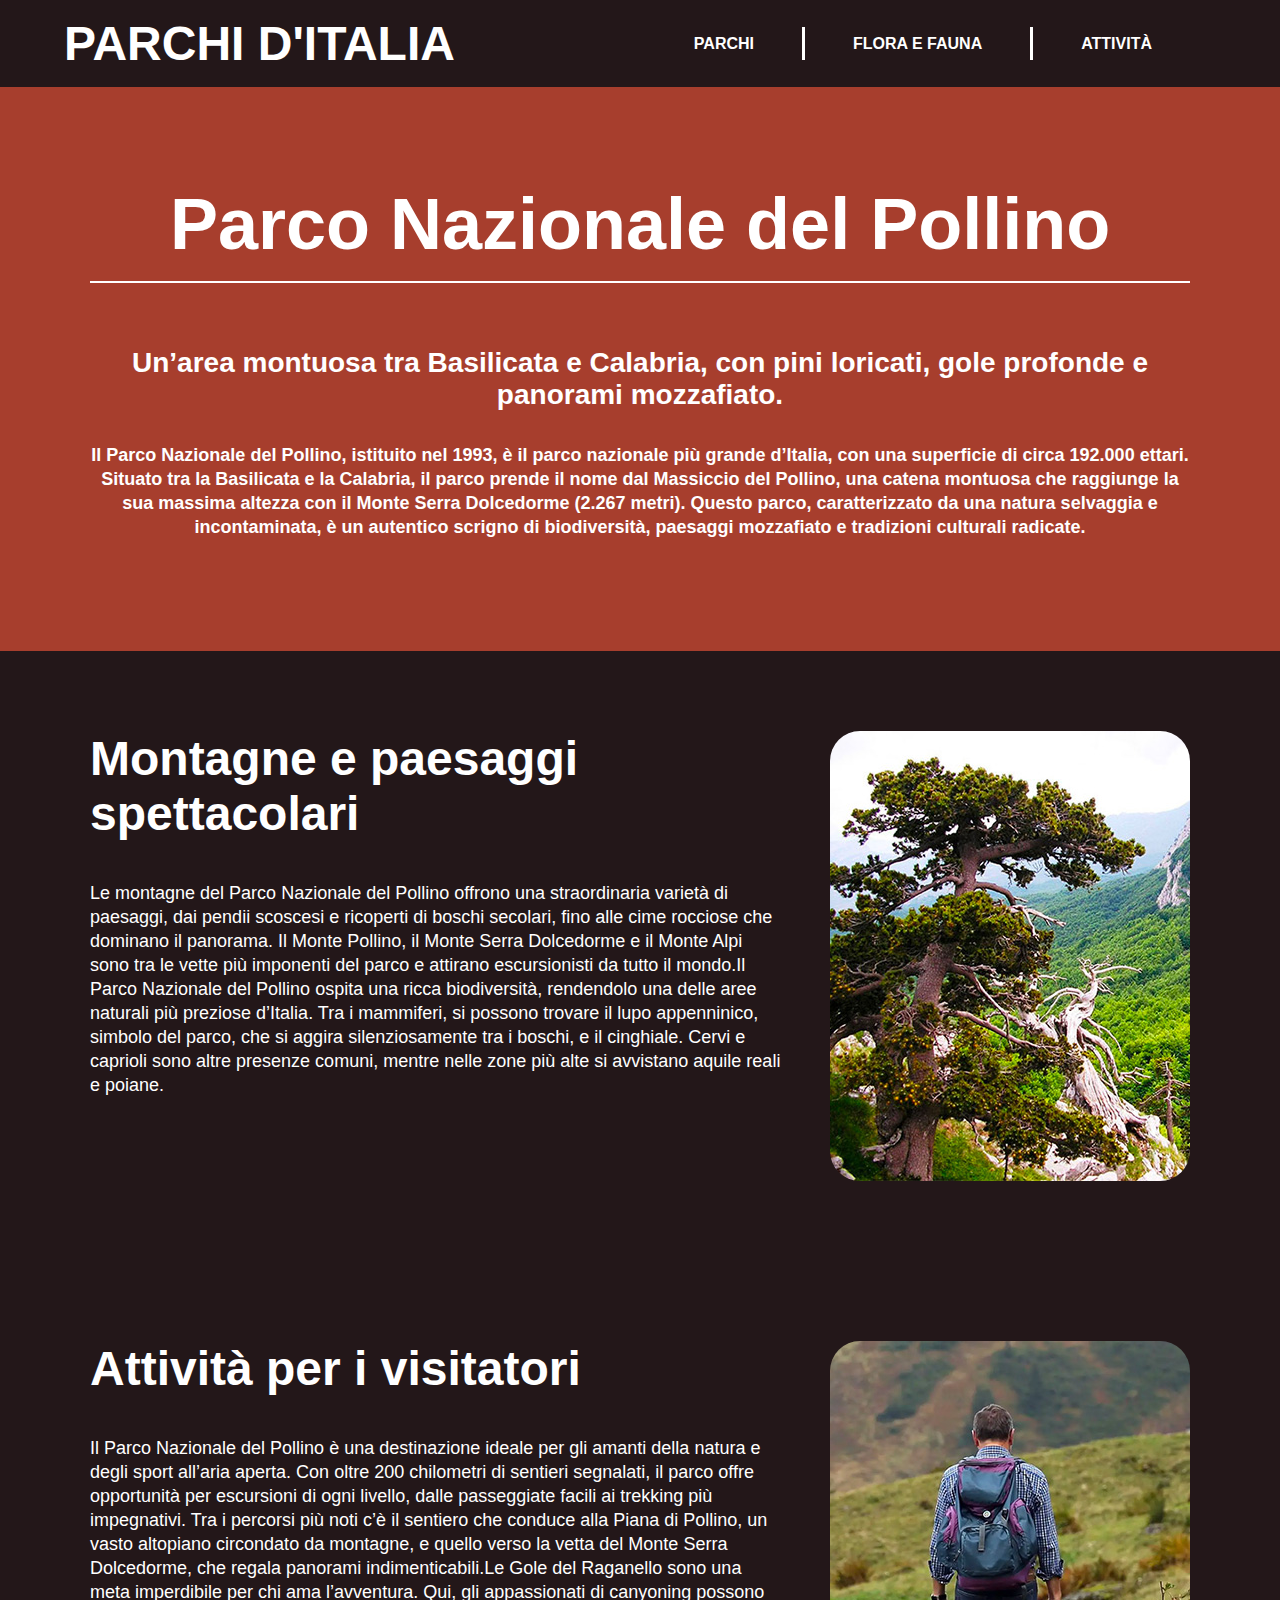
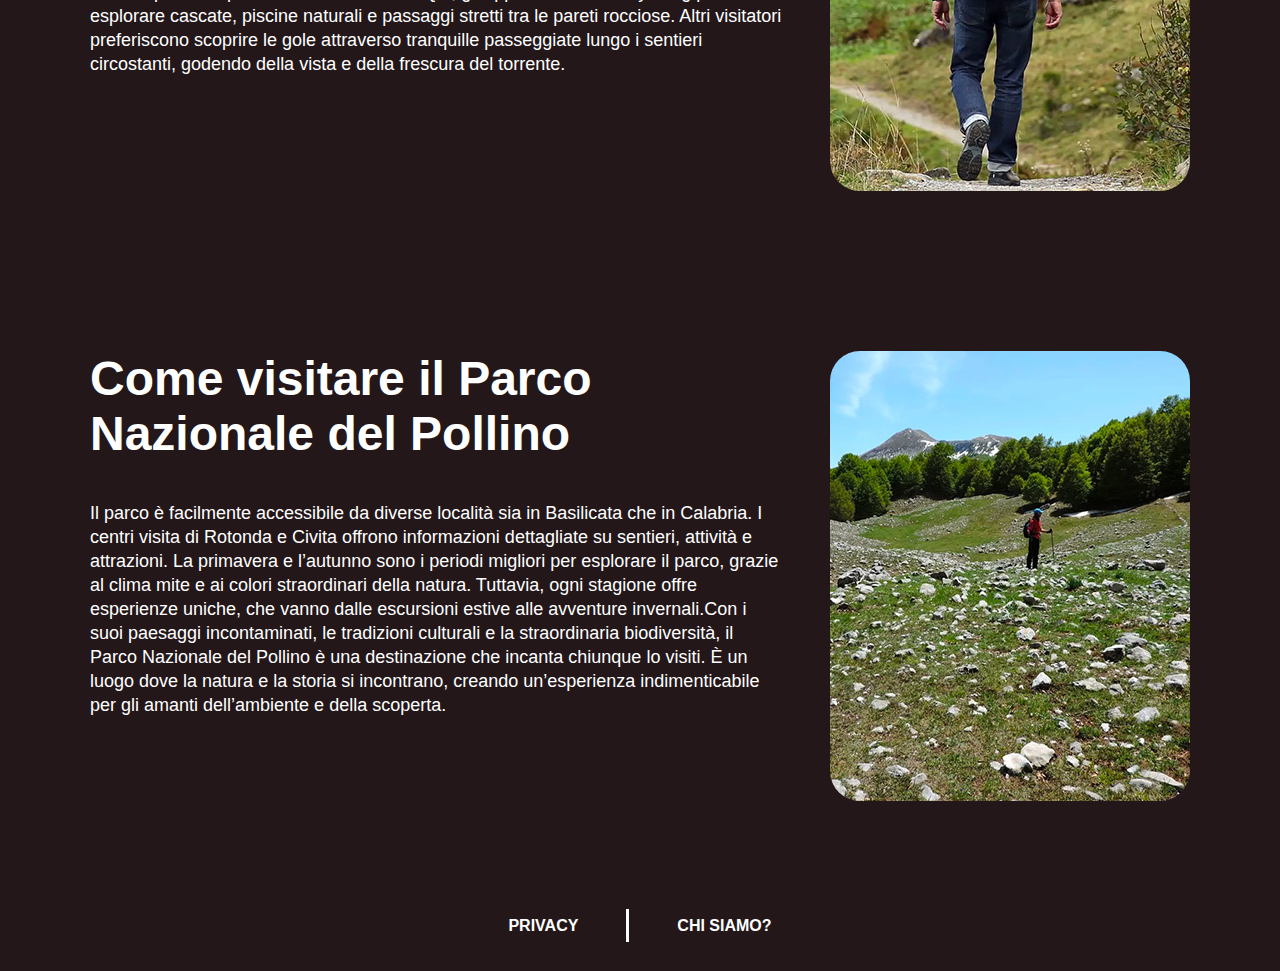
<file: Parco_3.html>
<!DOCTYPE html>
<html lang="en">
<head>
    <meta charset="UTF-8">
    <meta name="viewport" content="width=device-width, initial-scale=1.0">
    <title>Parchi d'Italia </title>
    <link rel="stylesheet" href="css/styles.css">

    <body>
        <header>
            <nav> 
                <div class="divisorio">
                <div><li> <a class="home" href="index.html">Parchi d'italia</a></li></div>
                <div class="link"><ul> 
                    <li><a class="bordino" href="Parchi.html">Parchi</a></li>
                    <li> <a class="bordino" href="Flora-e-fauna.html">Flora e fauna</a></li>
                    <li><a href="Attività.html">Attività</a></li>
                </ul></div>
            </div>
            </nav>
    </header>
    <main>
        <section>
            <div class="sezione hero">
                <h1 class="hero-title">Parco Nazionale del Pollino</h1>
                <div class="hero-descrizione">
                    <h2>Un’area montuosa tra Basilicata e Calabria, con pini loricati, gole profonde e panorami mozzafiato.<h2>
                    <p>Il Parco Nazionale del Pollino, istituito nel 1993, è il parco nazionale più grande d’Italia, con una superficie di circa 192.000 ettari. Situato tra la Basilicata e la Calabria, il parco prende il nome dal Massiccio del Pollino, una catena montuosa che raggiunge la sua massima altezza con il Monte Serra Dolcedorme (2.267 metri). Questo parco, caratterizzato da una natura selvaggia e incontaminata, è un autentico scrigno di biodiversità, paesaggi mozzafiato e tradizioni culturali radicate.</p>
                </div>
            </div>
        </section>
        <section class="colorato">
            <div class="sezione flex">
                <div> 
                    <h1>Montagne e paesaggi spettacolari</h1>
                    <p>Le montagne del Parco Nazionale del Pollino offrono una straordinaria varietà di paesaggi, dai pendii scoscesi e ricoperti di boschi secolari, fino alle cime rocciose che dominano il panorama. Il Monte Pollino, il Monte Serra Dolcedorme e il Monte Alpi sono tra le vette più imponenti del parco e attirano escursionisti da tutto il mondo.Il Parco Nazionale del Pollino ospita una ricca biodiversità, rendendolo una delle aree naturali più preziose d’Italia. Tra i mammiferi, si possono trovare il lupo appenninico, simbolo del parco, che si aggira silenziosamente tra i boschi, e il cinghiale. Cervi e caprioli sono altre presenze comuni, mentre nelle zone più alte si avvistano aquile reali e poiane.</p>
                </div>
                <img src="Immagni sito parchi d'Italia/25.jpg" alt="">
            </div>
        </section>

    <section class="colorato">
        <div class="sezione flex">
            <div> 
                <h1>Attività per i visitatori</h1>
                <p>Il Parco Nazionale del Pollino è una destinazione ideale per gli amanti della natura e degli sport all’aria aperta. Con oltre 200 chilometri di sentieri segnalati, il parco offre opportunità per escursioni di ogni livello, dalle passeggiate facili ai trekking più impegnativi. Tra i percorsi più noti c’è il sentiero che conduce alla Piana di Pollino, un vasto altopiano circondato da montagne, e quello verso la vetta del Monte Serra Dolcedorme, che regala panorami indimenticabili.Le Gole del Raganello sono una meta imperdibile per chi ama l’avventura. Qui, gli appassionati di canyoning possono esplorare cascate, piscine naturali e passaggi stretti tra le pareti rocciose. Altri visitatori preferiscono scoprire le gole attraverso tranquille passeggiate lungo i sentieri circostanti, godendo della vista e della frescura del torrente.</p>
            </div>
            <img src="Immagni sito parchi d'Italia/26.jpg" alt="">
        </div>
    </section>

    <section class="colorato">
        <div class="sezione flex">
            <div> 
                <h1>Come visitare il Parco Nazionale del Pollino</h1>
                <p>Il parco è facilmente accessibile da diverse località sia in Basilicata che in Calabria. I centri visita di Rotonda e Civita offrono informazioni dettagliate su sentieri, attività e attrazioni. La primavera e l’autunno sono i periodi migliori per esplorare il parco, grazie al clima mite e ai colori straordinari della natura. Tuttavia, ogni stagione offre esperienze uniche, che vanno dalle escursioni estive alle avventure invernali.Con i suoi paesaggi incontaminati, le tradizioni culturali e la straordinaria biodiversità, il Parco Nazionale del Pollino è una destinazione che incanta chiunque lo visiti. È un luogo dove la natura e la storia si incontrano, creando un’esperienza indimenticabile per gli amanti dell’ambiente e della scoperta.</p>
            </div>
            <img src="Immagni sito parchi d'Italia/27.jpg" alt="">
        </div>
    </section>
    </main>

    <footer>       
        <div class="footernav">
            <ul class="link">
                <li><a class="bordino" href="">Privacy</a></li>
                <li><a href="">Chi siamo?</a></li>
            </ul>
        </div>
    </footer>
</body>
</html>
    </body>
</file>
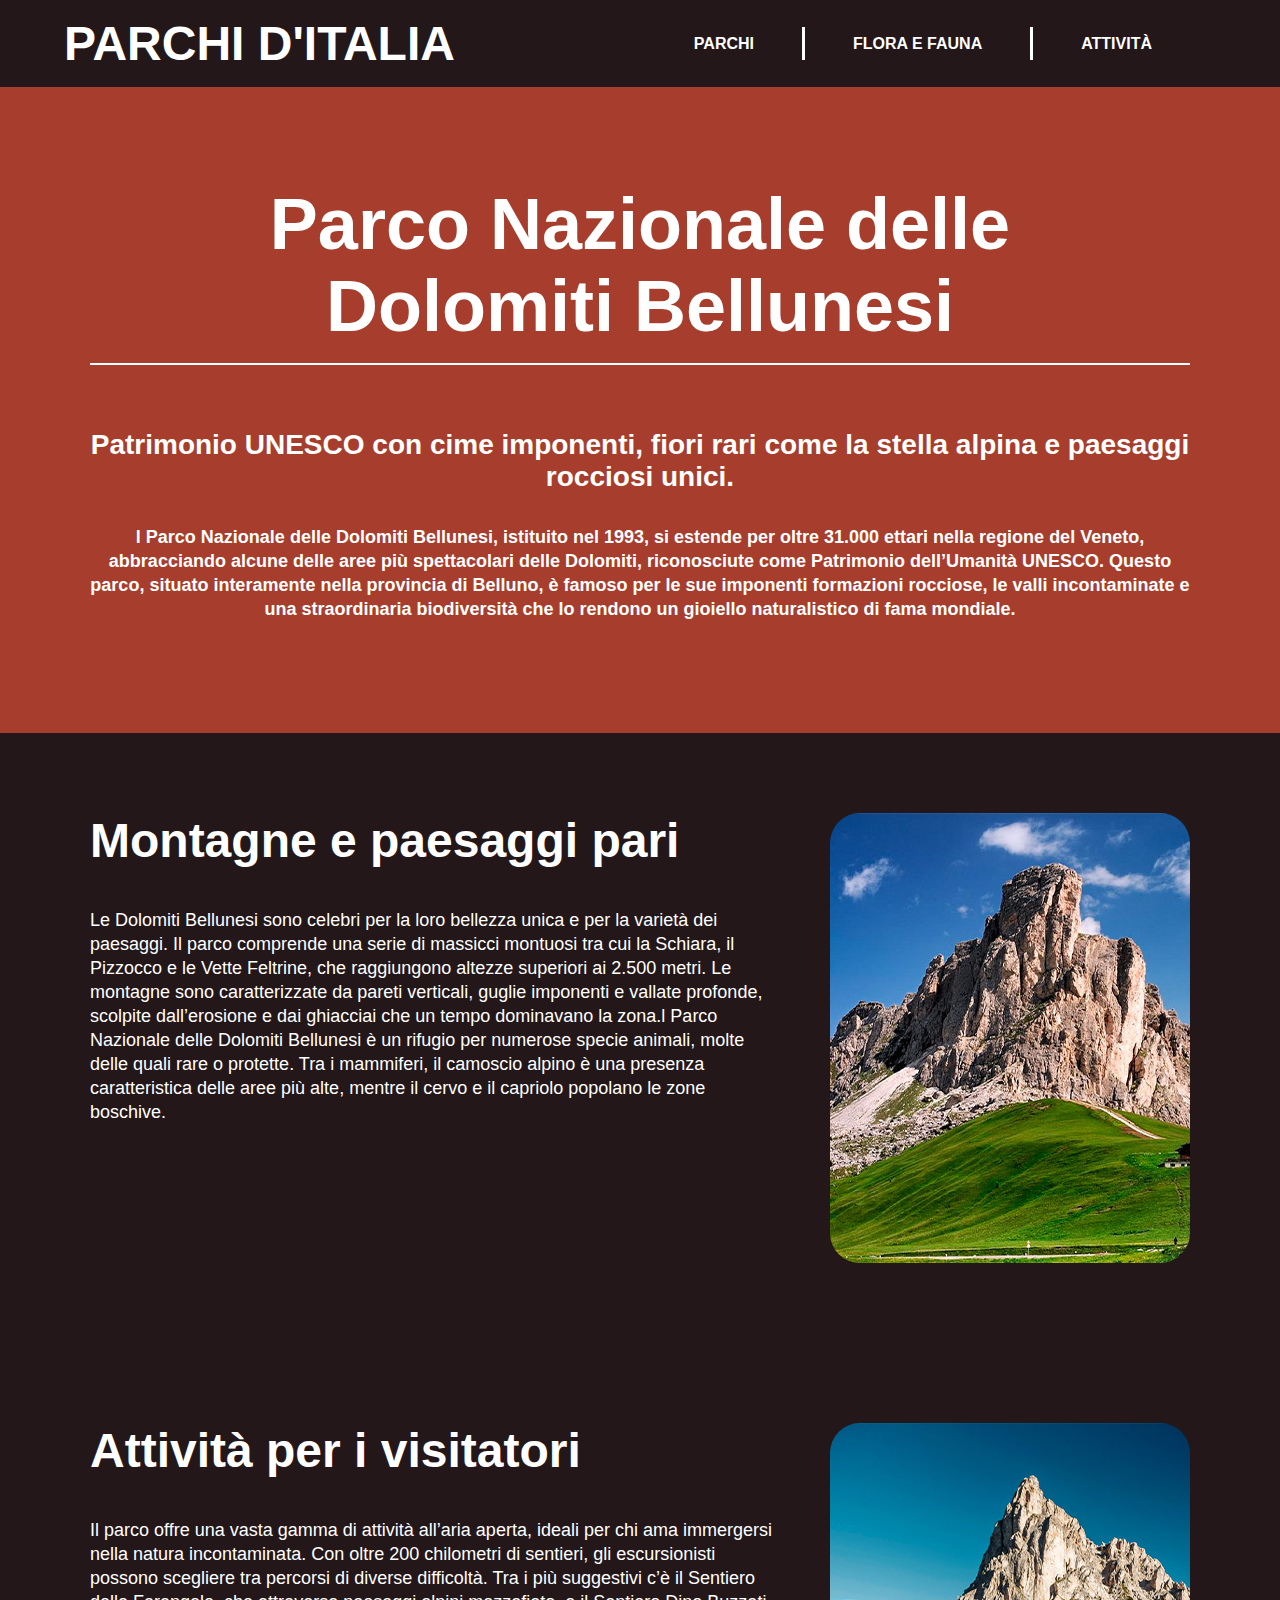
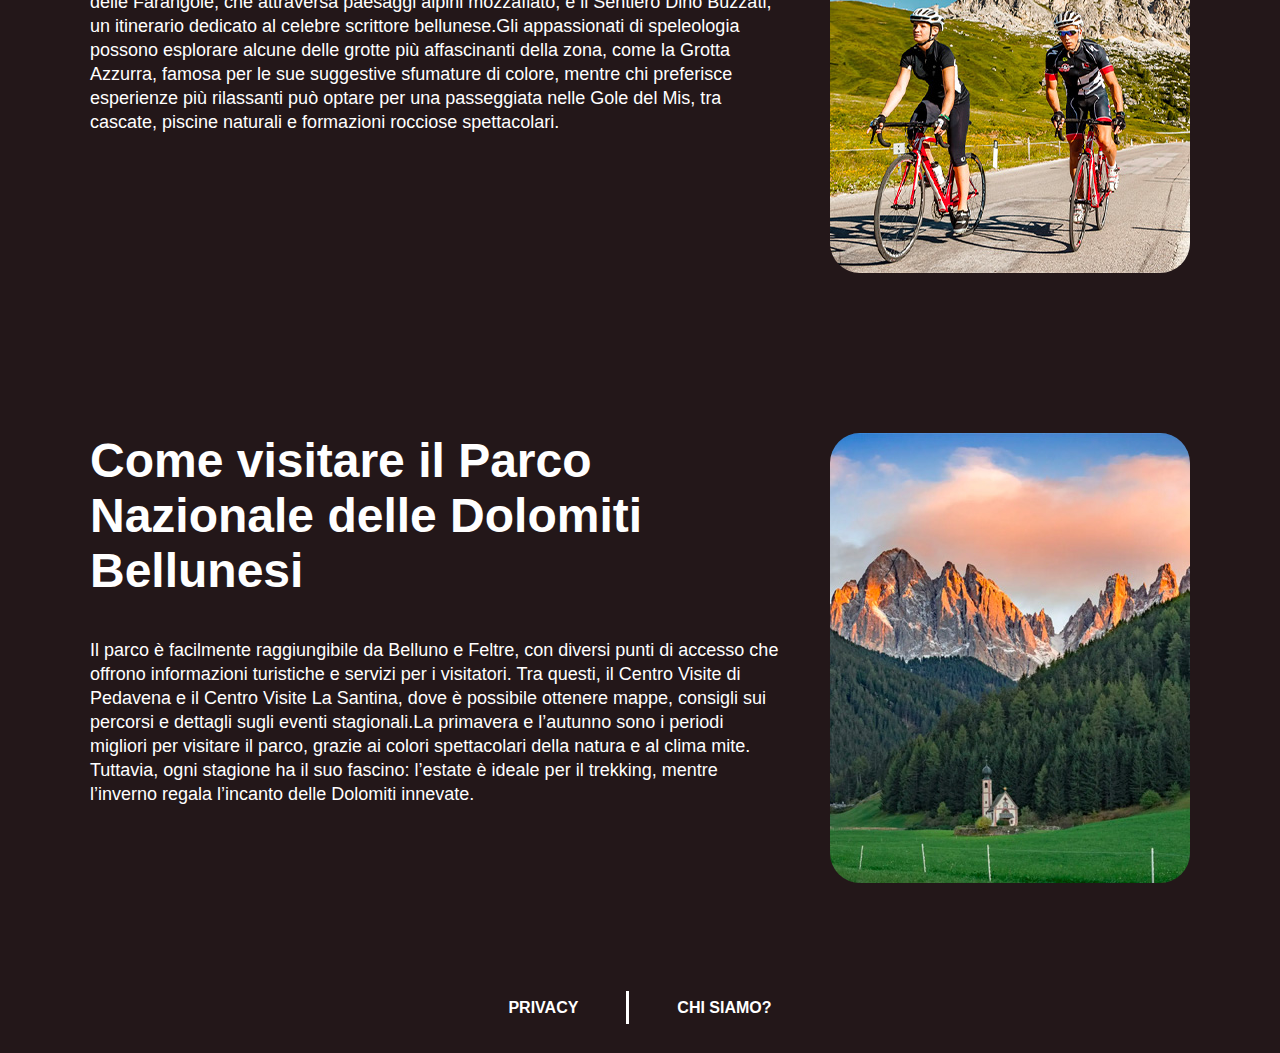
<file: Parco_4.html>
<!DOCTYPE html>
<html lang="en">
<head>
    <meta charset="UTF-8">
    <meta name="viewport" content="width=device-width, initial-scale=1.0">
    <title>Parchi d'Italia </title>
    <link rel="stylesheet" href="css/styles.css">

    <body>
        <header>
            <nav> 
                <div class="divisorio">
                    <div><li> <a class="home" href="index.html">Parchi d'italia</a></li></div>
                    <div class="link"><ul> 
                        <li><a class="bordino" href="Parchi.html">Parchi</a></li>
                        <li> <a class="bordino" href="Flora-e-fauna.html">Flora e fauna</a></li>
                        <li><a href="Attività.html">Attività</a></li>
                    </ul></div>
                </div>
            </nav>
    </header>

    <main>
        <section>
            <div class="sezione hero">
                <h1 class="hero-title">Parco Nazionale delle Dolomiti Bellunesi</h1>
                <div class="hero-descrizione">
                    <h2>Patrimonio UNESCO con cime imponenti, fiori rari come la stella alpina e paesaggi rocciosi unici.<h2>
                    <p>l Parco Nazionale delle Dolomiti Bellunesi, istituito nel 1993, si estende per oltre 31.000 ettari nella regione del Veneto, abbracciando alcune delle aree più spettacolari delle Dolomiti, riconosciute come Patrimonio dell’Umanità UNESCO. Questo parco, situato interamente nella provincia di Belluno, è famoso per le sue imponenti formazioni rocciose, le valli incontaminate e una straordinaria biodiversità che lo rendono un gioiello naturalistico di fama mondiale.</p>
                </div>
            </div>
        </section>

        <section class="colorato">
            <div class="sezione flex">
                <div> 
                    <h1>Montagne e paesaggi pari</h1>
                    <p>Le Dolomiti Bellunesi sono celebri per la loro bellezza unica e per la varietà dei paesaggi. Il parco comprende una serie di massicci montuosi tra cui la Schiara, il Pizzocco e le Vette Feltrine, che raggiungono altezze superiori ai 2.500 metri. Le montagne sono caratterizzate da pareti verticali, guglie imponenti e vallate profonde, scolpite dall’erosione e dai ghiacciai che un tempo dominavano la zona.l Parco Nazionale delle Dolomiti Bellunesi è un rifugio per numerose specie animali, molte delle quali rare o protette. Tra i mammiferi, il camoscio alpino è una presenza caratteristica delle aree più alte, mentre il cervo e il capriolo popolano le zone boschive.</p>
                </div>
                <img src="Immagni sito parchi d'Italia/29.jpg" alt="">
            </div>
        </section>

        <section class="colorato">
            <div class="sezione flex">
                <div> 
                    <h1>Attività per i visitatori</h1>
                    <p>Il parco offre una vasta gamma di attività all’aria aperta, ideali per chi ama immergersi nella natura incontaminata. Con oltre 200 chilometri di sentieri, gli escursionisti possono scegliere tra percorsi di diverse difficoltà. Tra i più suggestivi c’è il Sentiero delle Farangole, che attraversa paesaggi alpini mozzafiato, e il Sentiero Dino Buzzati, un itinerario dedicato al celebre scrittore bellunese.Gli appassionati di speleologia possono esplorare alcune delle grotte più affascinanti della zona, come la Grotta Azzurra, famosa per le sue suggestive sfumature di colore, mentre chi preferisce esperienze più rilassanti può optare per una passeggiata nelle Gole del Mis, tra cascate, piscine naturali e formazioni rocciose spettacolari.</p>
                </div>
                <img src="Immagni sito parchi d'Italia/30.jpg" alt="">
            </div>
        </section>

        <section class="colorato">
            <div class="sezione flex">
                <div> 
                    <h1>Come visitare il Parco Nazionale delle Dolomiti Bellunesi</h1>
                    <p>Il parco è facilmente raggiungibile da Belluno e Feltre, con diversi punti di accesso che offrono informazioni turistiche e servizi per i visitatori. Tra questi, il Centro Visite di Pedavena e il Centro Visite La Santina, dove è possibile ottenere mappe, consigli sui percorsi e dettagli sugli eventi stagionali.La primavera e l’autunno sono i periodi migliori per visitare il parco, grazie ai colori spettacolari della natura e al clima mite. Tuttavia, ogni stagione ha il suo fascino: l’estate è ideale per il trekking, mentre l’inverno regala l’incanto delle Dolomiti innevate.</p>
                </div>
                    <img src="Immagni sito parchi d'Italia/31.jpg" alt="">
            </div>
                
            </div>
        </section>

    </main>

    <footer>       
        <div class="footernav">
            <ul class="link">
                <li><a class="bordino" href="">Privacy</a></li>
                <li><a href="">Chi siamo?</a></li>
            </ul>
        </div>
    </footer>
</body>
</html>
    </body>
</file>
<file: css/styles.css>
*{
    margin: 0;
    padding: 0;
}

body{
    background-color: #a73e2d;
    font-family: Arial, Helvetica, sans-serif;
}

img{
    max-width: 100%;
    height: auto;
    display: block;
    object-fit: cover;
}




header{
    margin: auto;
    background-color: #231719;  
}

nav{
    margin: auto;
    max-width: 1440px;
    justify-content: center;
    align-content: center;
    padding: 16px 80px 16px 64px;
}

.divisorio{
    display: flex;
    align-items: center;
    justify-content: space-between;
}

nav ul{
    display: flex;
}

nav li
{
    list-style: none;
}

.link a{
    padding: 8px 48px;
}

.bordino{
    border-right: solid 3px white;
} /* al posto di giovanni ci ho messo bordino per la righetta bianca nella navigazione e nel footer */

nav a{
    font-weight: bold;
    text-transform: uppercase;
    color: white;
    text-decoration: none;

}

nav a:hover{
    text-decoration:underline ;
}

.sezione{
    max-width: 1100px;
    padding: 80px 16px;
    margin: auto;
}
.hero{
    text-align: center;
    gap: 64px;
    display: flex;
    flex-direction: column;
}
.hero-title{
    padding: 16px 64px;
    border-bottom: 2px solid white;
    font-size: 72px;
}
.hero-descrizione{
    display: flex;
    flex-direction: column;
    gap:32px;
}



.flex{
    display:flex;
    gap: 48px;
}
.reverse{
    flex-direction:row-reverse ;
}
.colorato{
    background-color:#231719 ;
}
.card{
    max-width: 50%;
    display: flex;
    flex-direction: column;
    gap: 18px;
}
img{
    border-radius: 30px;
}
.particolare{
    justify-content:flex-end;
    align-items: flex-end;
}

.pippo{
    display: flex;
    gap: 48px;
    justify-content: center;
    align-items: center;
}




.home{
    font-size: 48px;
    font-weight: 600;
}

h1{
    font-size: 48px;
    color: white;
    padding-bottom: 40px;
   
}

h2{ 
    font-size: 28px;
    font-weight: bold;
    color: white;
}

p{
    font-size: 18px;
    color: white;
    padding-bottom: 32px;
    line-height: 24px;
}
.sezione li{
    list-style: none;
}
.sezione a{
    color:white;
    text-decoration: none;
    padding:10px 30px ;
    border-radius: 18px;
}
.marrone{
    background-color: #231719;
    font-weight: bold;
}
.rosso{
    background-color: #a73e2d;
    font-weight: bold;
}
.sezione a:hover{
    text-decoration: underline;
}



footer{
    margin: auto;
    background-color: #231719;  
    display: flex;
    justify-content: center;
    align-items: center;
}

.footernav{
    justify-content: center;
    align-items: center;
    margin: auto;
    max-width: 1440px;
    padding: 36px;
}

.footernav li{
    list-style: none;
}

.footernav ul{
    display: flex;
}

.footernav a{
    font-weight: bold;
    text-transform: uppercase;
    color: white;
    text-decoration: none;
}

.footernav a:hover{
    text-decoration: underline;
}

@media (max-width: 1100px)
{
    .link a{
        padding: 8px 16px;
    }
}
@media (max-width: 900px)
{
    .flex{
        flex-direction: column;
        gap: 48px;
    }

    nav{
        padding: 12px 24px 12px 12px;
    }

    nav ul{
        flex-direction: column;
        text-align: right;
        gap: 8px;
    }
    
    .link a{
        padding: 0;
    }
    
    .bordino{
        border-right: none;
    } /*bordino per la righetta bianca nella navigazione e nel footer */
    
    h1{
        padding-bottom: 10px;
    }
    h2{
        font-size: 24px;
    }
    .hero-title{
        font-size: 36px;
    }
    .footernav ul{
        gap: 24px;
    }
}
</file>
